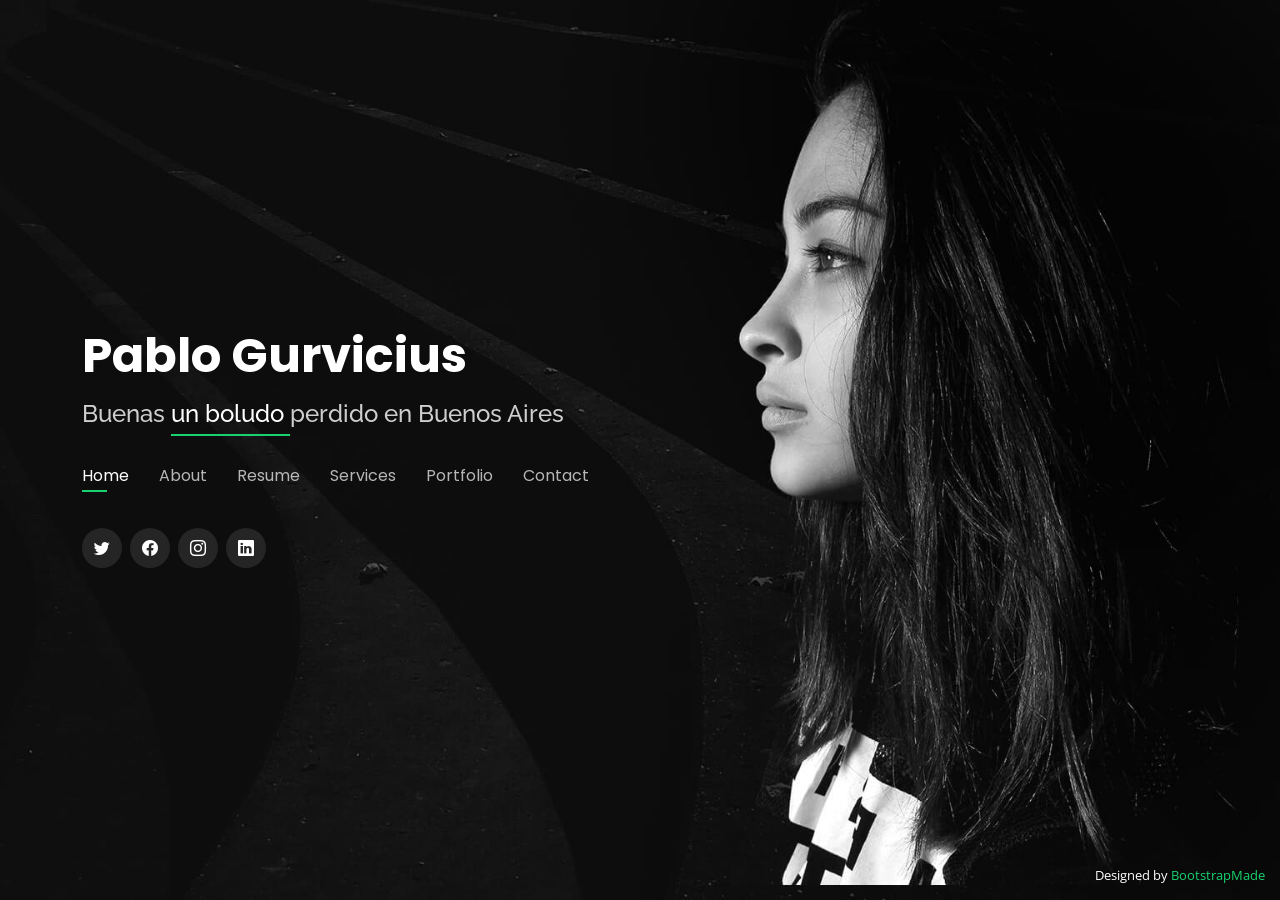
<file: index.html>
<!DOCTYPE html>
<html lang="en">

<head>
  <meta charset="utf-8">
  <meta content="width=device-width, initial-scale=1.0" name="viewport">

  <title>Personal</title>
  <meta content="" name="description">
  <meta content="" name="keywords">

  <!-- Favicons -->
  <link href="assets/img/favicon.png" rel="icon">
  <link href="assets/img/apple-touch-icon.png" rel="apple-touch-icon">

  <!-- Google Fonts -->
  <link href="https://fonts.googleapis.com/css?family=Open+Sans:300,300i,400,400i,600,600i,700,700i|Raleway:300,300i,400,400i,500,500i,600,600i,700,700i|Poppins:300,300i,400,400i,500,500i,600,600i,700,700i" rel="stylesheet">

  <!-- Vendor CSS Files -->
  <link href="assets/vendor/bootstrap/css/bootstrap.min.css" rel="stylesheet">
  <link href="assets/vendor/bootstrap-icons/bootstrap-icons.css" rel="stylesheet">
  <link href="assets/vendor/boxicons/css/boxicons.min.css" rel="stylesheet">
  <link href="assets/vendor/glightbox/css/glightbox.min.css" rel="stylesheet">
  <link href="assets/vendor/remixicon/remixicon.css" rel="stylesheet">
  <link href="assets/vendor/swiper/swiper-bundle.min.css" rel="stylesheet">

  <!-- Template Main CSS File -->
  <link href="assets/css/style.css" rel="stylesheet">

  <!-- =======================================================
  * Template Name: Personal - v4.10.0
  * Template URL: https://bootstrapmade.com/personal-free-resume-bootstrap-template/
  * Author: BootstrapMade.com
  * License: https://bootstrapmade.com/license/
  ======================================================== -->
</head>

<body>

  <!-- ======= Header ======= -->
  <header id="header">
    <div class="container">

      <h1><a href="index.html">Pablo Gurvicius</a></h1>
      <!-- Uncomment below if you prefer to use an image logo -->
      <!-- <a href="index.html" class="mr-auto"><img src="assets/img/logo.png" alt="" class="img-fluid"></a> -->
      <h2>Buenas <span> un boludo </span> perdido en Buenos Aires</h2>

      <nav id="navbar" class="navbar">
        <ul>
          <li><a class="nav-link active" href="#header">Home</a></li>
          <li><a class="nav-link" href="#about">About</a></li>
          <li><a class="nav-link" href="#resume">Resume</a></li>
          <li><a class="nav-link" href="#services">Services</a></li>
          <li><a class="nav-link" href="#portfolio">Portfolio</a></li>
          <li><a class="nav-link" href="#contact">Contact</a></li>
        </ul>
        <i class="bi bi-list mobile-nav-toggle"></i>
      </nav><!-- .navbar -->

      <div class="social-links">
        <a href="#" class="twitter"><i class="bi bi-twitter"></i></a>
        <a href="#" class="facebook"><i class="bi bi-facebook"></i></a>
        <a href="#" class="instagram"><i class="bi bi-instagram"></i></a>
        <a href="#" class="linkedin"><i class="bi bi-linkedin"></i></a>
      </div>

    </div>
  </header><!-- End Header -->

  <!-- ======= About Section ======= -->
  <section id="about" class="about">

    <!-- ======= About Me ======= -->
    <div class="about-me container">

      <div class="section-title">
        <h2>About</h2>
        <p>Learn more about me</p>
      </div>

      <div class="row">
        <div class="col-lg-4" data-aos="fade-right">
          <img src="assets/img/me.jpg" class="img-fluid" alt="">
        </div>
        <div class="col-lg-8 pt-4 pt-lg-0 content" data-aos="fade-left">
          <h3>UI/UX &amp; Graphic Designer</h3>
          <p class="fst-italic">
            Lorem ipsum dolor sit amet, consectetur adipiscing elit, sed do eiusmod tempor incididunt ut labore et dolore
            magna aliqua.
          </p>
          <div class="row">
            <div class="col-lg-6">
              <ul>
                <li><i class="bi bi-chevron-right"></i> <strong>Birthday:</strong> <span>1 May 1995</span></li>
                <li><i class="bi bi-chevron-right"></i> <strong>Website:</strong> <span>www.example.com</span></li>
                <li><i class="bi bi-chevron-right"></i> <strong>Phone:</strong> <span>+123 456 7890</span></li>
                <li><i class="bi bi-chevron-right"></i> <strong>City:</strong> <span>New York, USA</span></li>
              </ul>
            </div>
            <div class="col-lg-6">
              <ul>
                <li><i class="bi bi-chevron-right"></i> <strong>Age:</strong> <span>30</span></li>
                <li><i class="bi bi-chevron-right"></i> <strong>Degree:</strong> <span>Master</span></li>
                <li><i class="bi bi-chevron-right"></i> <strong>PhEmailone:</strong> <span>email@example.com</span></li>
                <li><i class="bi bi-chevron-right"></i> <strong>Freelance:</strong> <span>Available</span></li>
              </ul>
            </div>
          </div>
          <p>
            Officiis eligendi itaque labore et dolorum mollitia officiis optio vero. Quisquam sunt adipisci omnis et ut. Nulla accusantium dolor incidunt officia tempore. Et eius omnis.
            Cupiditate ut dicta maxime officiis quidem quia. Sed et consectetur qui quia repellendus itaque neque. Aliquid amet quidem ut quaerat cupiditate. Ab et eum qui repellendus omnis culpa magni laudantium dolores.
          </p>
        </div>
      </div>

    </div><!-- End About Me -->

    <!-- ======= Counts ======= -->
    <div class="counts container">

      <div class="row">

        <div class="col-lg-3 col-md-6">
          <div class="count-box">
            <i class="bi bi-emoji-smile"></i>
            <span data-purecounter-start="0" data-purecounter-end="232" data-purecounter-duration="1" class="purecounter"></span>
            <p>Happy Clients</p>
          </div>
        </div>

        <div class="col-lg-3 col-md-6 mt-5 mt-md-0">
          <div class="count-box">
            <i class="bi bi-journal-richtext"></i>
            <span data-purecounter-start="0" data-purecounter-end="521" data-purecounter-duration="1" class="purecounter"></span>
            <p>Projects</p>
          </div>
        </div>

        <div class="col-lg-3 col-md-6 mt-5 mt-lg-0">
          <div class="count-box">
            <i class="bi bi-headset"></i>
            <span data-purecounter-start="0" data-purecounter-end="1463" data-purecounter-duration="1" class="purecounter"></span>
            <p>Hours Of Support</p>
          </div>
        </div>

        <div class="col-lg-3 col-md-6 mt-5 mt-lg-0">
          <div class="count-box">
            <i class="bi bi-award"></i>
            <span data-purecounter-start="0" data-purecounter-end="24" data-purecounter-duration="1" class="purecounter"></span>
            <p>Awards</p>
          </div>
        </div>

      </div>

    </div><!-- End Counts -->

    <!-- ======= Skills  ======= -->
    <div class="skills container">

      <div class="section-title">
        <h2>Skills</h2>
      </div>

      <div class="row skills-content">

        <div class="col-lg-6">

          <div class="progress">
            <span class="skill">HTML <i class="val">100%</i></span>
            <div class="progress-bar-wrap">
              <div class="progress-bar" role="progressbar" aria-valuenow="100" aria-valuemin="0" aria-valuemax="100"></div>
            </div>
          </div>

          <div class="progress">
            <span class="skill">CSS <i class="val">90%</i></span>
            <div class="progress-bar-wrap">
              <div class="progress-bar" role="progressbar" aria-valuenow="90" aria-valuemin="0" aria-valuemax="100"></div>
            </div>
          </div>

          <div class="progress">
            <span class="skill">JavaScript <i class="val">75%</i></span>
            <div class="progress-bar-wrap">
              <div class="progress-bar" role="progressbar" aria-valuenow="75" aria-valuemin="0" aria-valuemax="100"></div>
            </div>
          </div>

        </div>

        <div class="col-lg-6">

          <div class="progress">
            <span class="skill">PHP <i class="val">80%</i></span>
            <div class="progress-bar-wrap">
              <div class="progress-bar" role="progressbar" aria-valuenow="80" aria-valuemin="0" aria-valuemax="100"></div>
            </div>
          </div>

          <div class="progress">
            <span class="skill">WordPress/CMS <i class="val">90%</i></span>
            <div class="progress-bar-wrap">
              <div class="progress-bar" role="progressbar" aria-valuenow="90" aria-valuemin="0" aria-valuemax="100"></div>
            </div>
          </div>

          <div class="progress">
            <span class="skill">Photoshop <i class="val">55%</i></span>
            <div class="progress-bar-wrap">
              <div class="progress-bar" role="progressbar" aria-valuenow="55" aria-valuemin="0" aria-valuemax="100"></div>
            </div>
          </div>

        </div>

      </div>

    </div><!-- End Skills -->

    <!-- ======= Interests ======= -->
    <div class="interests container">

      <div class="section-title">
        <h2>Interests</h2>
      </div>

      <div class="row">
        <div class="col-lg-3 col-md-4">
          <div class="icon-box">
            <i class="ri-store-line" style="color: #ffbb2c;"></i>
            <h3>Lorem Ipsum</h3>
          </div>
        </div>
        <div class="col-lg-3 col-md-4 mt-4 mt-md-0">
          <div class="icon-box">
            <i class="ri-bar-chart-box-line" style="color: #5578ff;"></i>
            <h3>Dolor Sitema</h3>
          </div>
        </div>
        <div class="col-lg-3 col-md-4 mt-4 mt-md-0">
          <div class="icon-box">
            <i class="ri-calendar-todo-line" style="color: #e80368;"></i>
            <h3>Sed perspiciatis</h3>
          </div>
        </div>
        <div class="col-lg-3 col-md-4 mt-4 mt-lg-0">
          <div class="icon-box">
            <i class="ri-paint-brush-line" style="color: #e361ff;"></i>
            <h3>Magni Dolores</h3>
          </div>
        </div>
        <div class="col-lg-3 col-md-4 mt-4">
          <div class="icon-box">
            <i class="ri-database-2-line" style="color: #47aeff;"></i>
            <h3>Nemo Enim</h3>
          </div>
        </div>
        <div class="col-lg-3 col-md-4 mt-4">
          <div class="icon-box">
            <i class="ri-gradienter-line" style="color: #ffa76e;"></i>
            <h3>Eiusmod Tempor</h3>
          </div>
        </div>
        <div class="col-lg-3 col-md-4 mt-4">
          <div class="icon-box">
            <i class="ri-file-list-3-line" style="color: #11dbcf;"></i>
            <h3>Midela Teren</h3>
          </div>
        </div>
        <div class="col-lg-3 col-md-4 mt-4">
          <div class="icon-box">
            <i class="ri-price-tag-2-line" style="color: #4233ff;"></i>
            <h3>Pira Neve</h3>
          </div>
        </div>
        <div class="col-lg-3 col-md-4 mt-4">
          <div class="icon-box">
            <i class="ri-anchor-line" style="color: #b2904f;"></i>
            <h3>Dirada Pack</h3>
          </div>
        </div>
        <div class="col-lg-3 col-md-4 mt-4">
          <div class="icon-box">
            <i class="ri-disc-line" style="color: #b20969;"></i>
            <h3>Moton Ideal</h3>
          </div>
        </div>
        <div class="col-lg-3 col-md-4 mt-4">
          <div class="icon-box">
            <i class="ri-base-station-line" style="color: #ff5828;"></i>
            <h3>Verdo Park</h3>
          </div>
        </div>
        <div class="col-lg-3 col-md-4 mt-4">
          <div class="icon-box">
            <i class="ri-fingerprint-line" style="color: #29cc61;"></i>
            <h3>Flavor Nivelanda</h3>
          </div>
        </div>
      </div>

    </div><!-- End Interests -->

    <!-- ======= Testimonials ======= -->
    <div class="testimonials container">

      <div class="section-title">
        <h2>Testimonials</h2>
      </div>

      <div class="testimonials-slider swiper" data-aos="fade-up" data-aos-delay="100">
        <div class="swiper-wrapper">

          <div class="swiper-slide">
            <div class="testimonial-item">
              <p>
                <i class="bx bxs-quote-alt-left quote-icon-left"></i>
                Proin iaculis purus consequat sem cure digni ssim donec porttitora entum suscipit rhoncus. Accusantium quam, ultricies eget id, aliquam eget nibh et. Maecen aliquam, risus at semper.
                <i class="bx bxs-quote-alt-right quote-icon-right"></i>
              </p>
              <img src="assets/img/testimonials/testimonials-1.jpg" class="testimonial-img" alt="">
              <h3>Saul Goodman</h3>
              <h4>Ceo &amp; Founder</h4>
            </div>
          </div><!-- End testimonial item -->

          <div class="swiper-slide">
            <div class="testimonial-item">
              <p>
                <i class="bx bxs-quote-alt-left quote-icon-left"></i>
                Export tempor illum tamen malis malis eram quae irure esse labore quem cillum quid cillum eram malis quorum velit fore eram velit sunt aliqua noster fugiat irure amet legam anim culpa.
                <i class="bx bxs-quote-alt-right quote-icon-right"></i>
              </p>
              <img src="assets/img/testimonials/testimonials-2.jpg" class="testimonial-img" alt="">
              <h3>Sara Wilsson</h3>
              <h4>Designer</h4>
            </div>
          </div><!-- End testimonial item -->

          <div class="swiper-slide">
            <div class="testimonial-item">
              <p>
                <i class="bx bxs-quote-alt-left quote-icon-left"></i>
                Enim nisi quem export duis labore cillum quae magna enim sint quorum nulla quem veniam duis minim tempor labore quem eram duis noster aute amet eram fore quis sint minim.
                <i class="bx bxs-quote-alt-right quote-icon-right"></i>
              </p>
              <img src="assets/img/testimonials/testimonials-3.jpg" class="testimonial-img" alt="">
              <h3>Jena Karlis</h3>
              <h4>Store Owner</h4>
            </div>
          </div><!-- End testimonial item -->

          <div class="swiper-slide">
            <div class="testimonial-item">
              <p>
                <i class="bx bxs-quote-alt-left quote-icon-left"></i>
                Fugiat enim eram quae cillum dolore dolor amet nulla culpa multos export minim fugiat minim velit minim dolor enim duis veniam ipsum anim magna sunt elit fore quem dolore labore illum veniam.
                <i class="bx bxs-quote-alt-right quote-icon-right"></i>
              </p>
              <img src="assets/img/testimonials/testimonials-4.jpg" class="testimonial-img" alt="">
              <h3>Matt Brandon</h3>
              <h4>Freelancer</h4>
            </div>
          </div><!-- End testimonial item -->

          <div class="swiper-slide">
            <div class="testimonial-item">
              <p>
                <i class="bx bxs-quote-alt-left quote-icon-left"></i>
                Quis quorum aliqua sint quem legam fore sunt eram irure aliqua veniam tempor noster veniam enim culpa labore duis sunt culpa nulla illum cillum fugiat legam esse veniam culpa fore nisi cillum quid.
                <i class="bx bxs-quote-alt-right quote-icon-right"></i>
              </p>
              <img src="assets/img/testimonials/testimonials-5.jpg" class="testimonial-img" alt="">
              <h3>John Larson</h3>
              <h4>Entrepreneur</h4>
            </div>
          </div><!-- End testimonial item -->

        </div>
        <div class="swiper-pagination"></div>
      </div>

      <div class="owl-carousel testimonials-carousel">

      </div>

    </div><!-- End Testimonials  -->

  </section><!-- End About Section -->

  <!-- ======= Resume Section ======= -->
  <section id="resume" class="resume">
    <div class="container">

      <div class="section-title">
        <h2>Resume</h2>
        <p>Check My Resume</p>
      </div>

      <div class="row">
        <div class="col-lg-6">
          <h3 class="resume-title">Sumary</h3>
          <div class="resume-item pb-0">
            <h4>Alice Barkley</h4>
            <p><em>Innovative and deadline-driven Graphic Designer with 3+ years of experience designing and developing user-centered digital/print marketing material from initial concept to final, polished deliverable.</em></p>
            <p>
            <ul>
              <li>Portland par 127,Orlando, FL</li>
              <li>(123) 456-7891</li>
              <li>alice.barkley@example.com</li>
            </ul>
            </p>
          </div>

          <h3 class="resume-title">Education</h3>
          <div class="resume-item">
            <h4>Master of Fine Arts &amp; Graphic Design</h4>
            <h5>2015 - 2016</h5>
            <p><em>Rochester Institute of Technology, Rochester, NY</em></p>
            <p>Qui deserunt veniam. Et sed aliquam labore tempore sed quisquam iusto autem sit. Ea vero voluptatum qui ut dignissimos deleniti nerada porti sand markend</p>
          </div>
          <div class="resume-item">
            <h4>Bachelor of Fine Arts &amp; Graphic Design</h4>
            <h5>2010 - 2014</h5>
            <p><em>Rochester Institute of Technology, Rochester, NY</em></p>
            <p>Quia nobis sequi est occaecati aut. Repudiandae et iusto quae reiciendis et quis Eius vel ratione eius unde vitae rerum voluptates asperiores voluptatem Earum molestiae consequatur neque etlon sader mart dila</p>
          </div>
        </div>
        <div class="col-lg-6">
          <h3 class="resume-title">Professional Experience</h3>
          <div class="resume-item">
            <h4>Senior graphic design specialist</h4>
            <h5>2019 - Present</h5>
            <p><em>Experion, New York, NY </em></p>
            <p>
            <ul>
              <li>Lead in the design, development, and implementation of the graphic, layout, and production communication materials</li>
              <li>Delegate tasks to the 7 members of the design team and provide counsel on all aspects of the project. </li>
              <li>Supervise the assessment of all graphic materials in order to ensure quality and accuracy of the design</li>
              <li>Oversee the efficient use of production project budgets ranging from $2,000 - $25,000</li>
            </ul>
            </p>
          </div>
          <div class="resume-item">
            <h4>Graphic design specialist</h4>
            <h5>2017 - 2018</h5>
            <p><em>Stepping Stone Advertising, New York, NY</em></p>
            <p>
            <ul>
              <li>Developed numerous marketing programs (logos, brochures,infographics, presentations, and advertisements).</li>
              <li>Managed up to 5 projects or tasks at a given time while under pressure</li>
              <li>Recommended and consulted with clients on the most appropriate graphic design</li>
              <li>Created 4+ design presentations and proposals a month for clients and account managers</li>
            </ul>
            </p>
          </div>
        </div>
      </div>

    </div>
  </section><!-- End Resume Section -->

  <!-- ======= Services Section ======= -->
  <section id="services" class="services">
    <div class="container">

      <div class="section-title">
        <h2>Services</h2>
        <p>My Services</p>
      </div>

      <div class="row">
        <div class="col-lg-4 col-md-6 d-flex align-items-stretch">
          <div class="icon-box">
            <div class="icon"><i class="bx bxl-dribbble"></i></div>
            <h4><a href="">Lorem Ipsum</a></h4>
            <p>Voluptatum deleniti atque corrupti quos dolores et quas molestias excepturi</p>
          </div>
        </div>

        <div class="col-lg-4 col-md-6 d-flex align-items-stretch mt-4 mt-md-0">
          <div class="icon-box">
            <div class="icon"><i class="bx bx-file"></i></div>
            <h4><a href="">Sed ut perspiciatis</a></h4>
            <p>Duis aute irure dolor in reprehenderit in voluptate velit esse cillum dolore</p>
          </div>
        </div>

        <div class="col-lg-4 col-md-6 d-flex align-items-stretch mt-4 mt-lg-0">
          <div class="icon-box">
            <div class="icon"><i class="bx bx-tachometer"></i></div>
            <h4><a href="">Magni Dolores</a></h4>
            <p>Excepteur sint occaecat cupidatat non proident, sunt in culpa qui officia</p>
          </div>
        </div>

        <div class="col-lg-4 col-md-6 d-flex align-items-stretch mt-4">
          <div class="icon-box">
            <div class="icon"><i class="bx bx-world"></i></div>
            <h4><a href="">Nemo Enim</a></h4>
            <p>At vero eos et accusamus et iusto odio dignissimos ducimus qui blanditiis</p>
          </div>
        </div>

        <div class="col-lg-4 col-md-6 d-flex align-items-stretch mt-4">
          <div class="icon-box">
            <div class="icon"><i class="bx bx-slideshow"></i></div>
            <h4><a href="">Dele cardo</a></h4>
            <p>Quis consequatur saepe eligendi voluptatem consequatur dolor consequuntur</p>
          </div>
        </div>

        <div class="col-lg-4 col-md-6 d-flex align-items-stretch mt-4">
          <div class="icon-box">
            <div class="icon"><i class="bx bx-arch"></i></div>
            <h4><a href="">Divera don</a></h4>
            <p>Modi nostrum vel laborum. Porro fugit error sit minus sapiente sit aspernatur</p>
          </div>
        </div>

      </div>

    </div>
  </section><!-- End Services Section -->

  <!-- ======= Portfolio Section ======= -->
  <section id="portfolio" class="portfolio">
    <div class="container">

      <div class="section-title">
        <h2>Portfolio</h2>
        <p>My Works</p>
      </div>

      <div class="row">
        <div class="col-lg-12 d-flex justify-content-center">
          <ul id="portfolio-flters">
            <li data-filter="*" class="filter-active">All</li>
            <li data-filter=".filter-app">App</li>
            <li data-filter=".filter-card">Card</li>
            <li data-filter=".filter-web">Web</li>
          </ul>
        </div>
      </div>

      <div class="row portfolio-container">

        <div class="col-lg-4 col-md-6 portfolio-item filter-app">
          <div class="portfolio-wrap">
            <img src="assets/img/portfolio/portfolio-1.jpg" class="img-fluid" alt="">
            <div class="portfolio-info">
              <h4>App 1</h4>
              <p>App</p>
              <div class="portfolio-links">
                <a href="assets/img/portfolio/portfolio-1.jpg" data-gallery="portfolioGallery" class="portfolio-lightbox" title="App 1"><i class="bx bx-plus"></i></a>
                <a href="portfolio-details.html" data-gallery="portfolioDetailsGallery" data-glightbox="type: external" class="portfolio-details-lightbox" title="Portfolio Details"><i class="bx bx-link"></i></a>
              </div>
            </div>
          </div>
        </div>

        <div class="col-lg-4 col-md-6 portfolio-item filter-web">
          <div class="portfolio-wrap">
            <img src="assets/img/portfolio/portfolio-2.jpg" class="img-fluid" alt="">
            <div class="portfolio-info">
              <h4>Web 3</h4>
              <p>Web</p>
              <div class="portfolio-links">
                <a href="assets/img/portfolio/portfolio-2.jpg" data-gallery="portfolioGallery" class="portfolio-lightbox" title="Web 3"><i class="bx bx-plus"></i></a>
                <a href="portfolio-details.html" data-gallery="portfolioDetailsGallery" data-glightbox="type: external" class="portfolio-details-lightbox" title="Portfolio Details"><i class="bx bx-link"></i></a>
              </div>
            </div>
          </div>
        </div>

        <div class="col-lg-4 col-md-6 portfolio-item filter-app">
          <div class="portfolio-wrap">
            <img src="assets/img/portfolio/portfolio-3.jpg" class="img-fluid" alt="">
            <div class="portfolio-info">
              <h4>App 2</h4>
              <p>App</p>
              <div class="portfolio-links">
                <a href="assets/img/portfolio/portfolio-3.jpg" data-gallery="portfolioGallery" class="portfolio-lightbox" title="App 2"><i class="bx bx-plus"></i></a>
                <a href="portfolio-details.html" data-gallery="portfolioDetailsGallery" data-glightbox="type: external" class="portfolio-details-lightbox" title="Portfolio Details"><i class="bx bx-link"></i></a>
              </div>
            </div>
          </div>
        </div>

        <div class="col-lg-4 col-md-6 portfolio-item filter-card">
          <div class="portfolio-wrap">
            <img src="assets/img/portfolio/portfolio-4.jpg" class="img-fluid" alt="">
            <div class="portfolio-info">
              <h4>Card 2</h4>
              <p>Card</p>
              <div class="portfolio-links">
                <a href="assets/img/portfolio/portfolio-4.jpg" data-gallery="portfolioGallery" class="portfolio-lightbox" title="Card 2"><i class="bx bx-plus"></i></a>
                <a href="portfolio-details.html" data-gallery="portfolioDetailsGallery" data-glightbox="type: external" class="portfolio-details-lightbox" title="Portfolio Details"><i class="bx bx-link"></i></a>
              </div>
            </div>
          </div>
        </div>

        <div class="col-lg-4 col-md-6 portfolio-item filter-web">
          <div class="portfolio-wrap">
            <img src="assets/img/portfolio/portfolio-5.jpg" class="img-fluid" alt="">
            <div class="portfolio-info">
              <h4>Web 2</h4>
              <p>Web</p>
              <div class="portfolio-links">
                <a href="assets/img/portfolio/portfolio-5.jpg" data-gallery="portfolioGallery" class="portfolio-lightbox" title="Web 2"><i class="bx bx-plus"></i></a>
                <a href="portfolio-details.html" data-gallery="portfolioDetailsGallery" data-glightbox="type: external" class="portfolio-details-lightbox" title="Portfolio Details"><i class="bx bx-link"></i></a>
              </div>
            </div>
          </div>
        </div>

        <div class="col-lg-4 col-md-6 portfolio-item filter-app">
          <div class="portfolio-wrap">
            <img src="assets/img/portfolio/portfolio-6.jpg" class="img-fluid" alt="">
            <div class="portfolio-info">
              <h4>App 3</h4>
              <p>App</p>
              <div class="portfolio-links">
                <a href="assets/img/portfolio/portfolio-6.jpg" data-gallery="portfolioGallery" class="portfolio-lightbox" title="App 3"><i class="bx bx-plus"></i></a>
                <a href="portfolio-details.html" data-gallery="portfolioDetailsGallery" data-glightbox="type: external" class="portfolio-details-lightbox" title="Portfolio Details"><i class="bx bx-link"></i></a>
              </div>
            </div>
          </div>
        </div>

        <div class="col-lg-4 col-md-6 portfolio-item filter-card">
          <div class="portfolio-wrap">
            <img src="assets/img/portfolio/portfolio-7.jpg" class="img-fluid" alt="">
            <div class="portfolio-info">
              <h4>Card 1</h4>
              <p>Card</p>
              <div class="portfolio-links">
                <a href="assets/img/portfolio/portfolio-7.jpg" data-gallery="portfolioGallery" class="portfolio-lightbox" title="Card 1"><i class="bx bx-plus"></i></a>
                <a href="portfolio-details.html" data-gallery="portfolioDetailsGallery" data-glightbox="type: external" class="portfolio-details-lightbox" title="Portfolio Details"><i class="bx bx-link"></i></a>
              </div>
            </div>
          </div>
        </div>

        <div class="col-lg-4 col-md-6 portfolio-item filter-card">
          <div class="portfolio-wrap">
            <img src="assets/img/portfolio/portfolio-8.jpg" class="img-fluid" alt="">
            <div class="portfolio-info">
              <h4>Card 3</h4>
              <p>Card</p>
              <div class="portfolio-links">
                <a href="assets/img/portfolio/portfolio-8.jpg" data-gallery="portfolioGallery" class="portfolio-lightbox" title="Card 3"><i class="bx bx-plus"></i></a>
                <a href="portfolio-details.html" data-gallery="portfolioDetailsGallery" data-glightbox="type: external" class="portfolio-details-lightbox" title="Portfolio Details"><i class="bx bx-link"></i></a>
              </div>
            </div>
          </div>
        </div>

        <div class="col-lg-4 col-md-6 portfolio-item filter-web">
          <div class="portfolio-wrap">
            <img src="assets/img/portfolio/portfolio-9.jpg" class="img-fluid" alt="">
            <div class="portfolio-info">
              <h4>Web 3</h4>
              <p>Web</p>
              <div class="portfolio-links">
                <a href="assets/img/portfolio/portfolio-9.jpg" data-gallery="portfolioGallery" class="portfolio-lightbox" title="Web 3"><i class="bx bx-plus"></i></a>
                <a href="portfolio-details.html" data-gallery="portfolioDetailsGallery" data-glightbox="type: external" class="portfolio-details-lightbox" title="Portfolio Details"><i class="bx bx-link"></i></a>
              </div>
            </div>
          </div>
        </div>

      </div>

    </div>
  </section><!-- End Portfolio Section -->

  <!-- ======= Contact Section ======= -->
  <section id="contact" class="contact">
    <div class="container">

      <div class="section-title">
        <h2>Contact</h2>
        <p>Contact Me</p>
      </div>

      <div class="row mt-2">

        <div class="col-md-6 d-flex align-items-stretch">
          <div class="info-box">
            <i class="bx bx-map"></i>
            <h3>My Address</h3>
            <p>A108 Adam Street, New York, NY 535022</p>
          </div>
        </div>

        <div class="col-md-6 mt-4 mt-md-0 d-flex align-items-stretch">
          <div class="info-box">
            <i class="bx bx-share-alt"></i>
            <h3>Social Profiles</h3>
            <div class="social-links">
              <a href="#" class="twitter"><i class="bi bi-twitter"></i></a>
              <a href="#" class="facebook"><i class="bi bi-facebook"></i></a>
              <a href="#" class="instagram"><i class="bi bi-instagram"></i></a>
              <a href="#" class="google-plus"><i class="bi bi-skype"></i></a>
              <a href="#" class="linkedin"><i class="bi bi-linkedin"></i></a>
            </div>
          </div>
        </div>

        <div class="col-md-6 mt-4 d-flex align-items-stretch">
          <div class="info-box">
            <i class="bx bx-envelope"></i>
            <h3>Email Me</h3>
            <p>contact@example.com</p>
          </div>
        </div>
        <div class="col-md-6 mt-4 d-flex align-items-stretch">
          <div class="info-box">
            <i class="bx bx-phone-call"></i>
            <h3>Call Me</h3>
            <p>+1 5589 55488 55</p>
          </div>
        </div>
      </div>

      <form action="forms/contact.php" method="post" role="form" class="php-email-form mt-4">
        <div class="row">
          <div class="col-md-6 form-group">
            <input type="text" name="name" class="form-control" id="name" placeholder="Your Name" required>
          </div>
          <div class="col-md-6 form-group mt-3 mt-md-0">
            <input type="email" class="form-control" name="email" id="email" placeholder="Your Email" required>
          </div>
        </div>
        <div class="form-group mt-3">
          <input type="text" class="form-control" name="subject" id="subject" placeholder="Subject" required>
        </div>
        <div class="form-group mt-3">
          <textarea class="form-control" name="message" rows="5" placeholder="Message" required></textarea>
        </div>
        <div class="my-3">
          <div class="loading">Loading</div>
          <div class="error-message"></div>
          <div class="sent-message">Your message has been sent. Thank you!</div>
        </div>
        <div class="text-center"><button type="submit">Send Message</button></div>
      </form>

    </div>
  </section><!-- End Contact Section -->

  <div class="credits">
    <!-- All the links in the footer should remain intact. -->
    <!-- You can delete the links only if you purchased the pro version. -->
    <!-- Licensing information: https://bootstrapmade.com/license/ -->
    <!-- Purchase the pro version with working PHP/AJAX contact form: https://bootstrapmade.com/personal-free-resume-bootstrap-template/ -->
    Designed by <a href="https://bootstrapmade.com/">BootstrapMade</a>
  </div>

  <!-- Vendor JS Files -->
  <script src="assets/vendor/purecounter/purecounter_vanilla.js"></script>
  <script src="assets/vendor/bootstrap/js/bootstrap.bundle.min.js"></script>
  <script src="assets/vendor/glightbox/js/glightbox.min.js"></script>
  <script src="assets/vendor/isotope-layout/isotope.pkgd.min.js"></script>
  <script src="assets/vendor/swiper/swiper-bundle.min.js"></script>
  <script src="assets/vendor/waypoints/noframework.waypoints.js"></script>
  <script src="assets/vendor/php-email-form/validate.js"></script>

  <!-- Template Main JS File -->
  <script src="assets/js/main.js"></script>

</body>

</html>
</file>
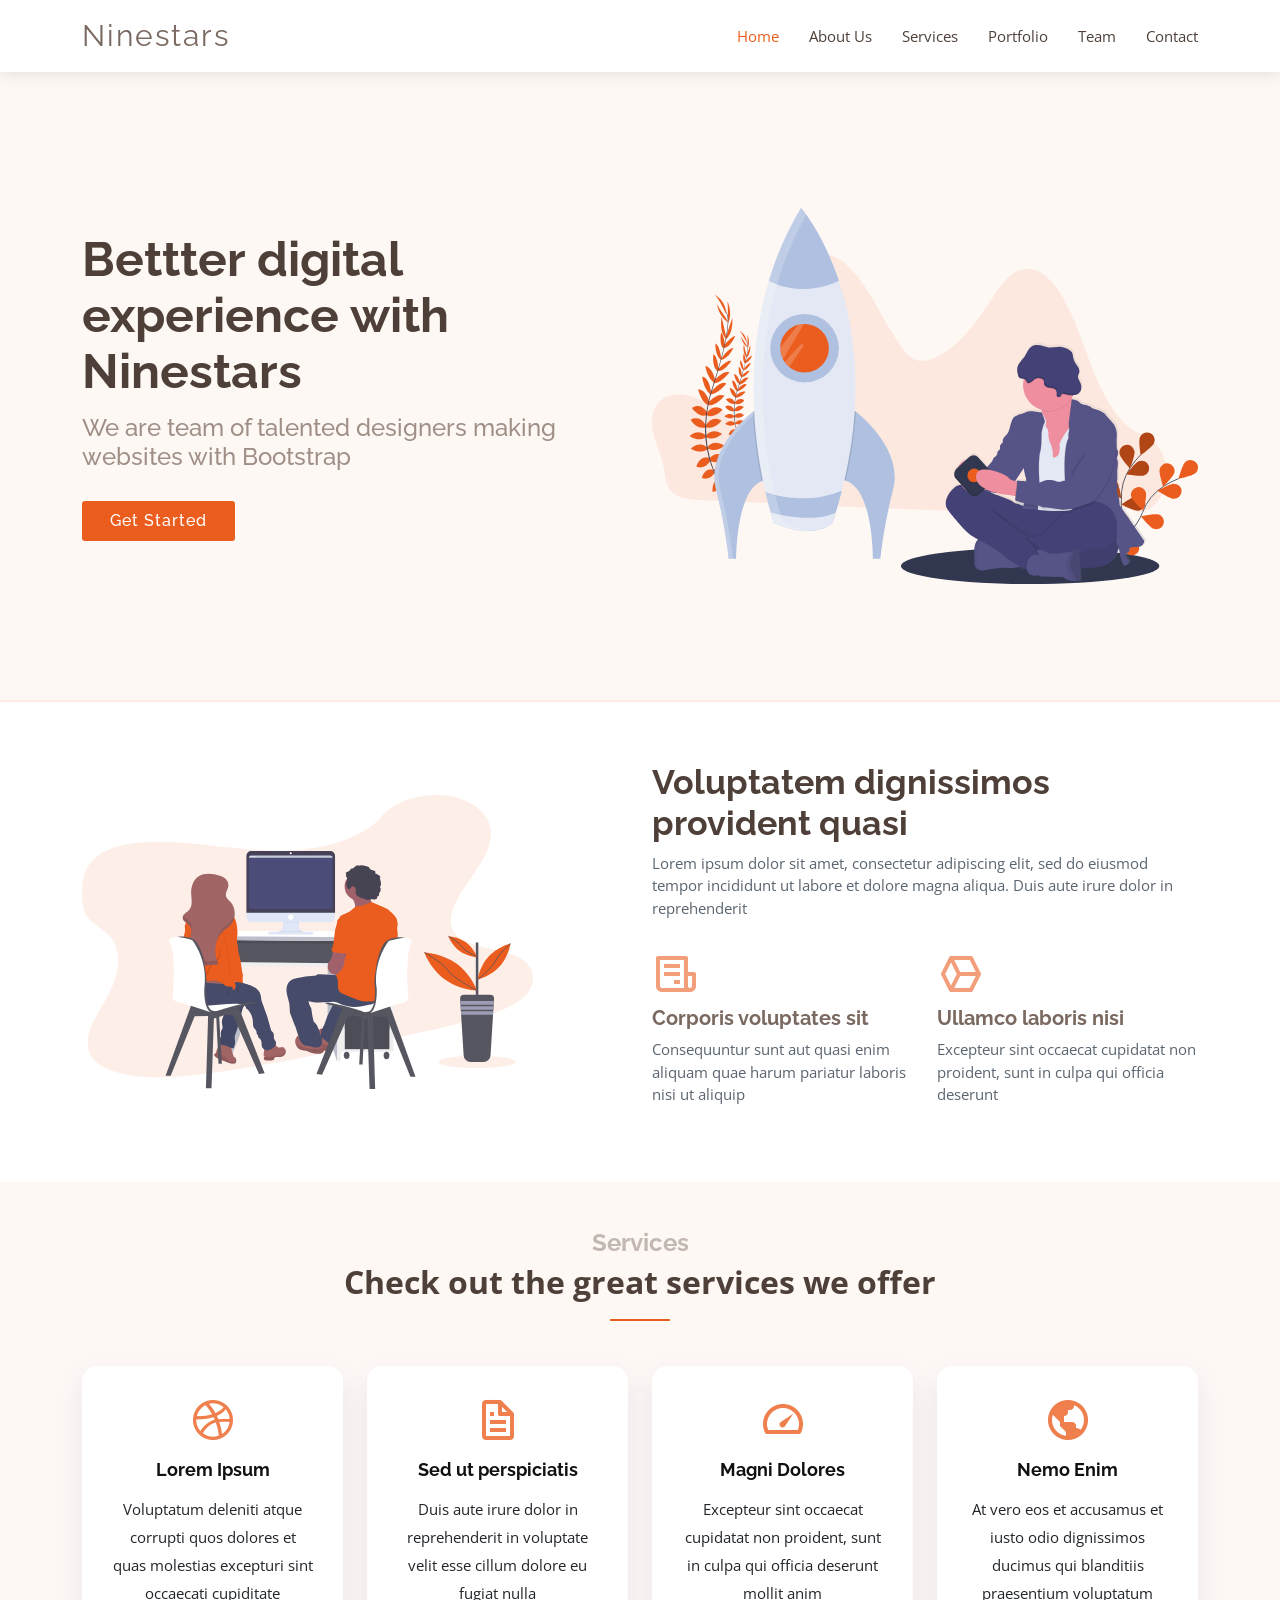
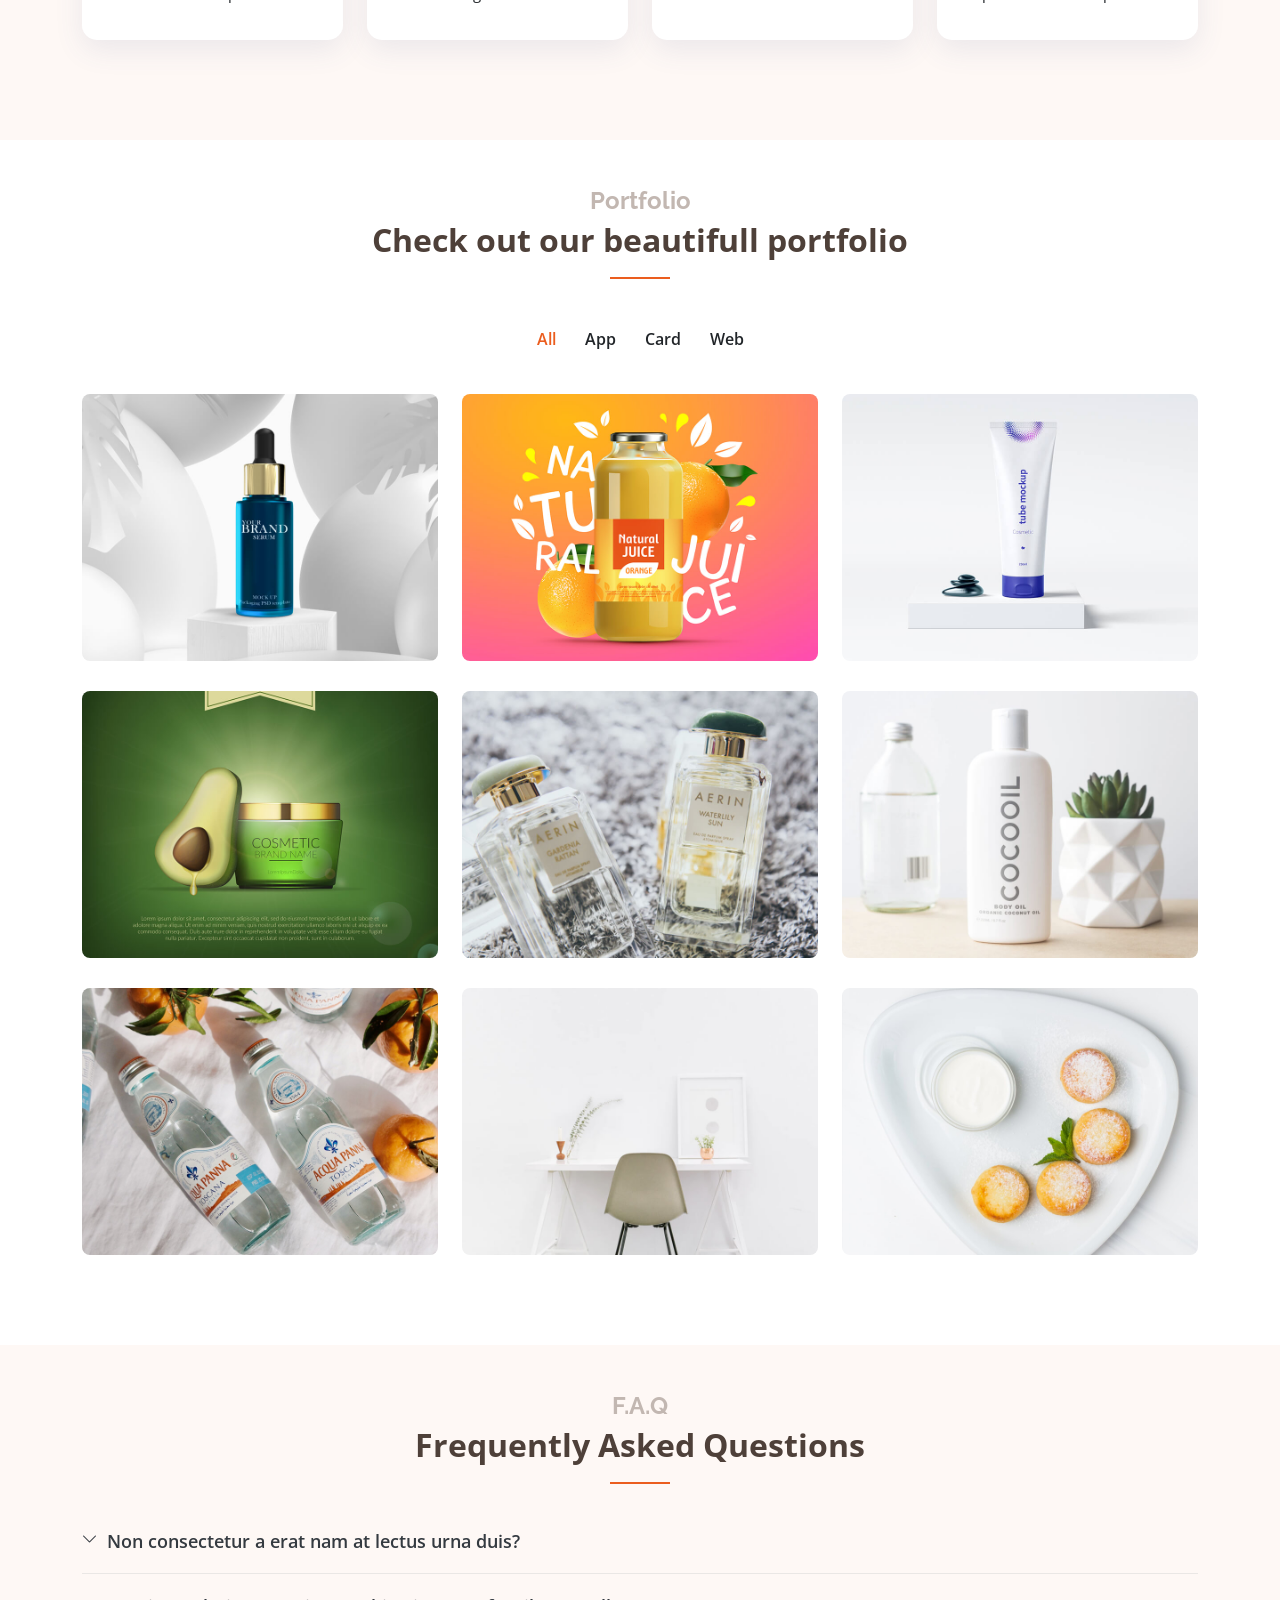
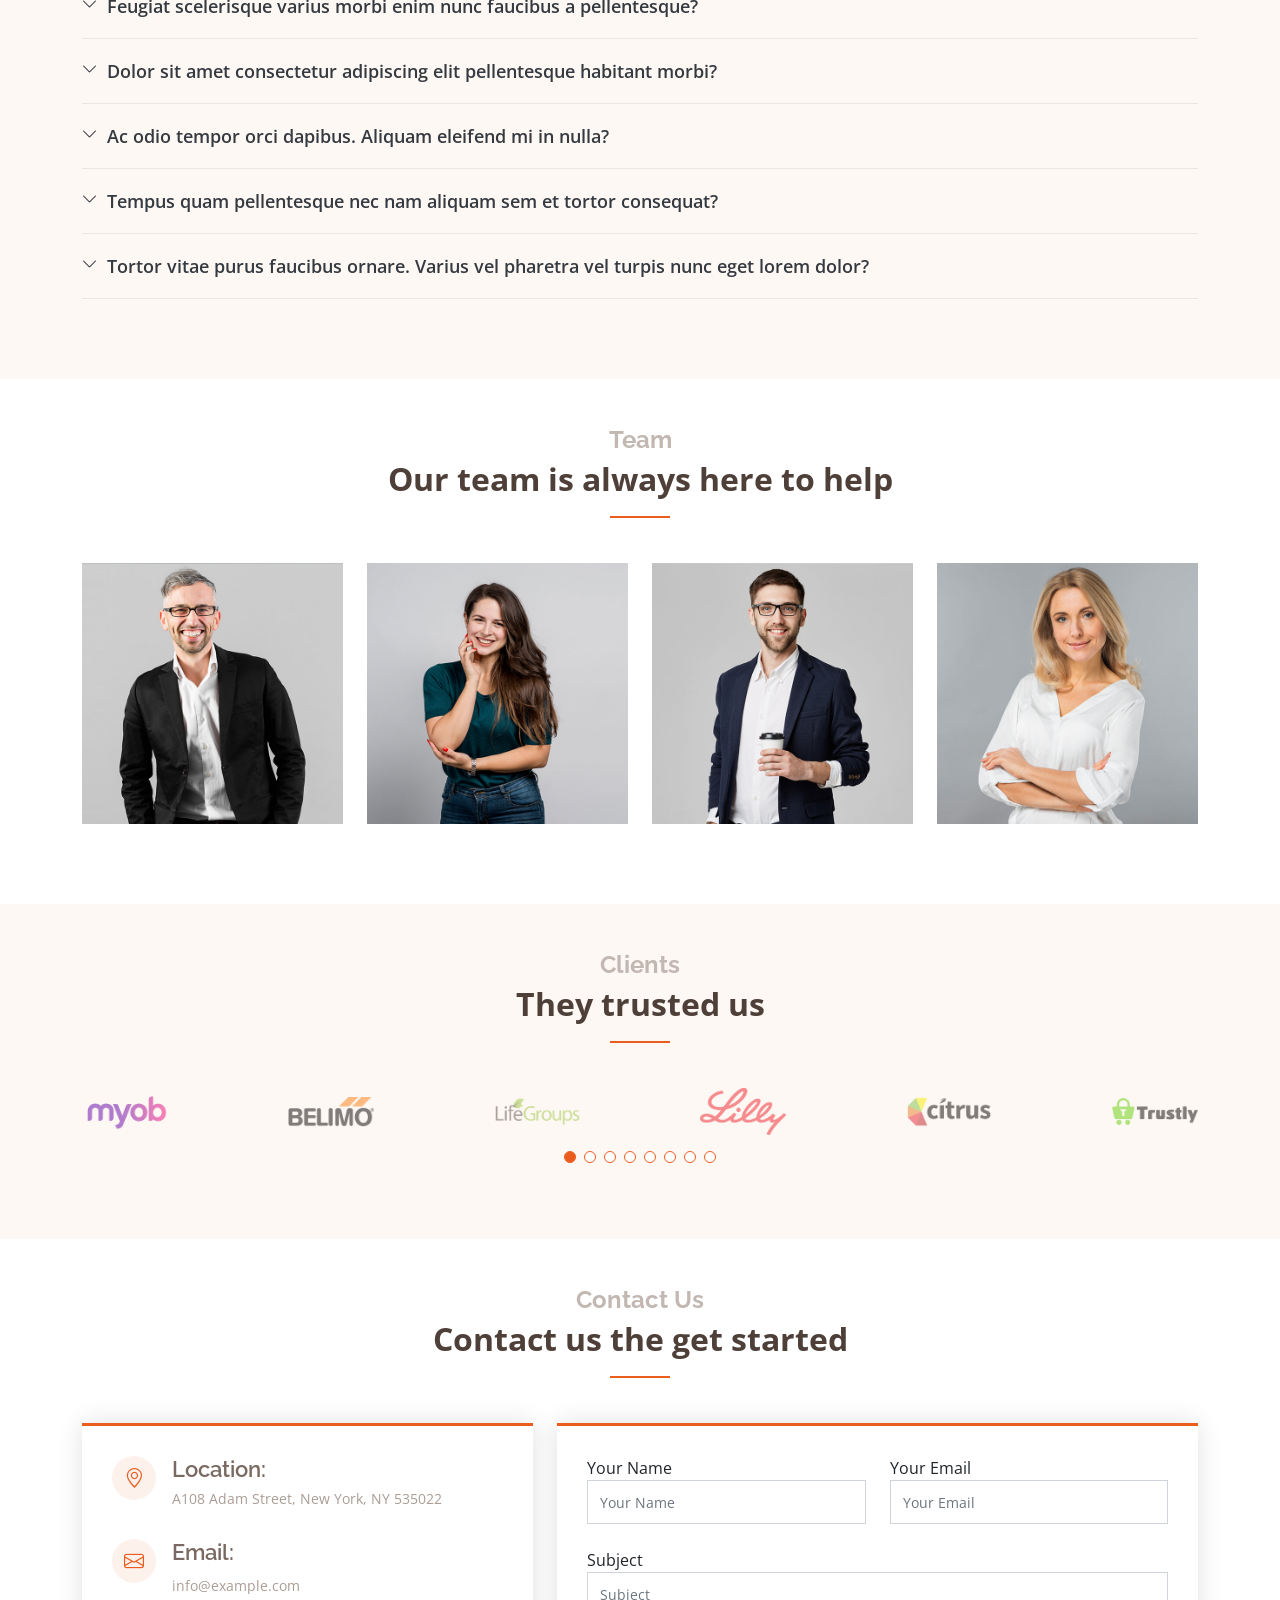
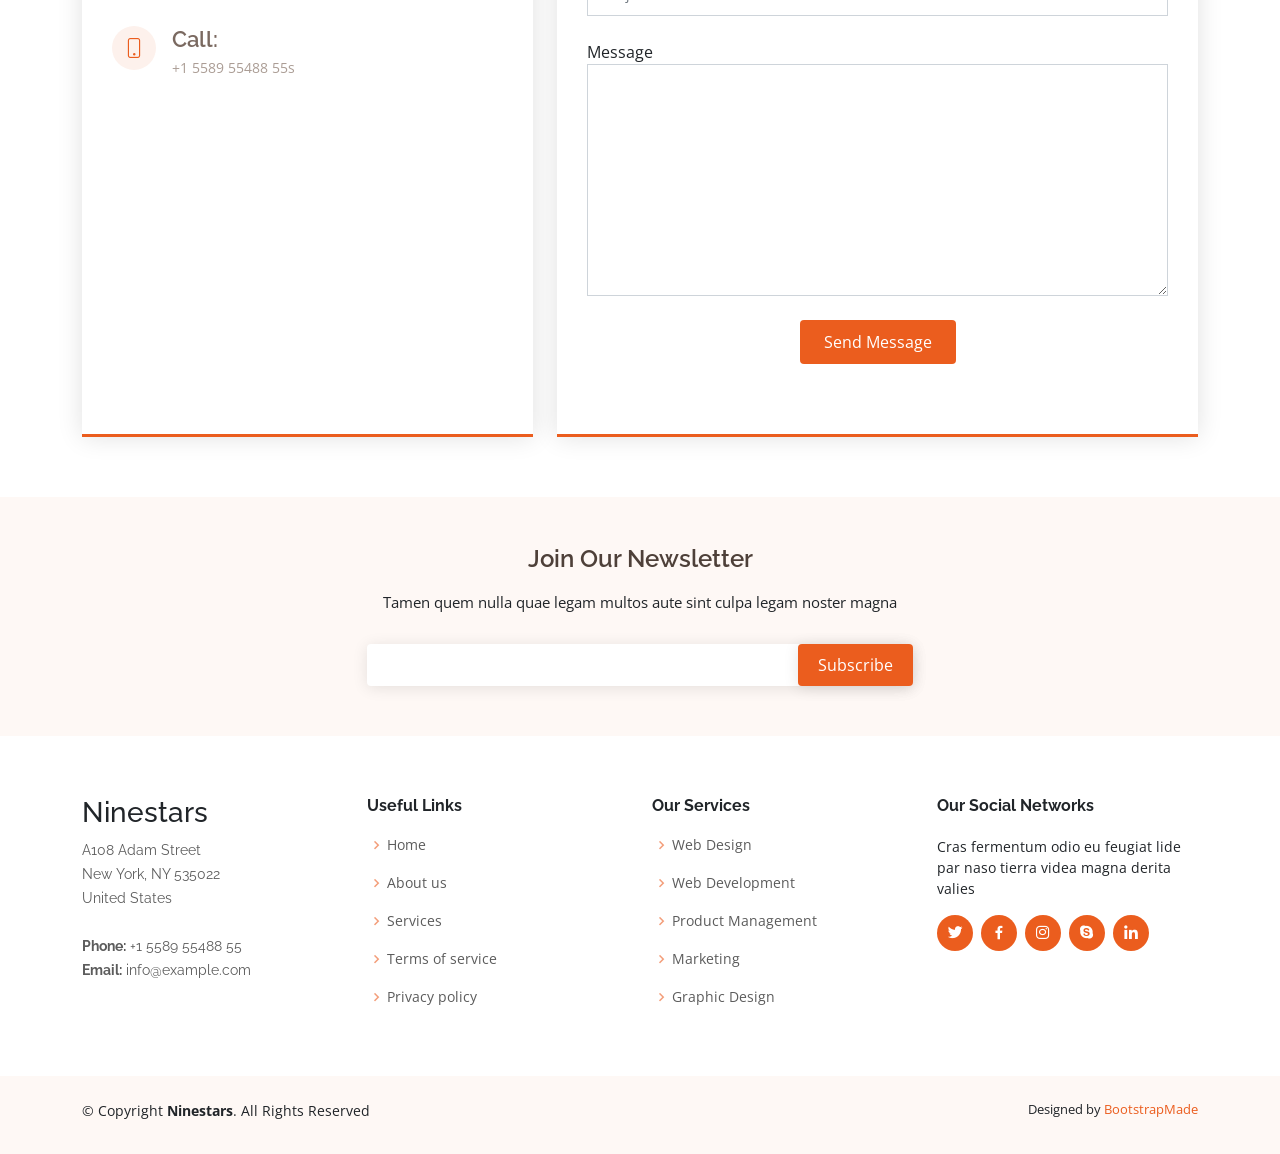
<file: Proyecto/index.html>
<!DOCTYPE html>
<html lang="en">

<head>
  <meta charset="utf-8">
  <meta content="width=device-width, initial-scale=1.0" name="viewport">

  <title>Ninestars Bootstrap Template - Index</title>
  <meta content="" name="description">
  <meta content="" name="keywords">

  <!-- Favicons -->
  <link href="assets/img/favicon.png" rel="icon">
  <link href="assets/img/apple-touch-icon.png" rel="apple-touch-icon">

  <!-- Google Fonts -->
  <link href="https://fonts.googleapis.com/css?family=Open+Sans:300,300i,400,400i,600,600i,700,700i|Raleway:300,300i,400,400i,600,600i,700,700i" rel="stylesheet">

  <!-- Vendor CSS Files -->
  <link href="assets/vendor/aos/aos.css" rel="stylesheet">
  <link href="assets/vendor/bootstrap/css/bootstrap.min.css" rel="stylesheet">
  <link href="assets/vendor/bootstrap-icons/bootstrap-icons.css" rel="stylesheet">
  <link href="assets/vendor/boxicons/css/boxicons.min.css" rel="stylesheet">
  <link href="assets/vendor/glightbox/css/glightbox.min.css" rel="stylesheet">
  <link href="assets/vendor/swiper/swiper-bundle.min.css" rel="stylesheet">

  <!-- Template Main CSS File -->
  <link href="assets/css/style.css" rel="stylesheet">

  <!-- =======================================================
  * Template Name: Ninestars - v4.10.0
  * Template URL: https://bootstrapmade.com/ninestars-free-bootstrap-3-theme-for-creative/
  * Author: BootstrapMade.com
  * License: https://bootstrapmade.com/license/
  ======================================================== -->
</head>

<body>

  <!-- ======= Header ======= -->
  <header id="header" class="fixed-top d-flex align-items-center">
    <div class="container d-flex align-items-center justify-content-between">

      <div class="logo">
        <h1 class="text-light"><a href="index.html"><span>Ninestars</span></a></h1>
        <!-- Uncomment below if you prefer to use an image logo -->
        <!-- <a href="index.html"><img src="assets/img/logo.png" alt="" class="img-fluid"></a>-->
      </div>

      <nav id="navbar" class="navbar">
        <ul>
          <li><a class="nav-link scrollto active" href="#hero">Home</a></li>
          <li><a class="nav-link scrollto" href="#about">About Us</a></li>
          <li><a class="nav-link scrollto" href="#services">Services</a></li>
          <li><a class="nav-link scrollto" href="#portfolio">Portfolio</a></li>
          <li><a class="nav-link scrollto" href="#team">Team</a></li>
          <li><a class="nav-link scrollto" href="#contact">Contact</a></li>
        </ul>
        <i class="bi bi-list mobile-nav-toggle"></i>
      </nav><!-- .navbar -->

    </div>
  </header><!-- End Header -->

  <!-- ======= Hero Section ======= -->
  <section id="hero" class="d-flex align-items-center">

    <div class="container">
      <div class="row gy-4">
        <div class="col-lg-6 order-2 order-lg-1 d-flex flex-column justify-content-center">
          <h1>Bettter digital experience with Ninestars</h1>
          <h2>We are team of talented designers making websites with Bootstrap</h2>
          <div>
            <a href="#about" class="btn-get-started scrollto">Get Started</a>
          </div>
        </div>
        <div class="col-lg-6 order-1 order-lg-2 hero-img">
          <img src="assets/img/hero-img.svg" class="img-fluid animated" alt="">
        </div>
      </div>
    </div>

  </section><!-- End Hero -->

  <main id="main">

    <!-- ======= About Section ======= -->
    <section id="about" class="about">
      <div class="container">

        <div class="row justify-content-between">
          <div class="col-lg-5 d-flex align-items-center justify-content-center about-img">
            <img src="assets/img/about-img.svg" class="img-fluid" alt="" data-aos="zoom-in">
          </div>
          <div class="col-lg-6 pt-5 pt-lg-0">
            <h3 data-aos="fade-up">Voluptatem dignissimos provident quasi</h3>
            <p data-aos="fade-up" data-aos-delay="100">
              Lorem ipsum dolor sit amet, consectetur adipiscing elit, sed do eiusmod tempor incididunt ut labore et dolore magna aliqua. Duis aute irure dolor in reprehenderit
            </p>
            <div class="row">
              <div class="col-md-6" data-aos="fade-up" data-aos-delay="100">
                <i class="bx bx-receipt"></i>
                <h4>Corporis voluptates sit</h4>
                <p>Consequuntur sunt aut quasi enim aliquam quae harum pariatur laboris nisi ut aliquip</p>
              </div>
              <div class="col-md-6" data-aos="fade-up" data-aos-delay="200">
                <i class="bx bx-cube-alt"></i>
                <h4>Ullamco laboris nisi</h4>
                <p>Excepteur sint occaecat cupidatat non proident, sunt in culpa qui officia deserunt</p>
              </div>
            </div>
          </div>
        </div>

      </div>
    </section><!-- End About Section -->

    <!-- ======= Services Section ======= -->
    <section id="services" class="services section-bg">
      <div class="container" data-aos="fade-up">

        <div class="section-title">
          <h2>Services</h2>
          <p>Check out the great services we offer</p>
        </div>

        <div class="row">
          <div class="col-md-6 col-lg-3 d-flex align-items-stretch" data-aos="zoom-in" data-aos-delay="100">
            <div class="icon-box">
              <div class="icon"><i class="bx bxl-dribbble"></i></div>
              <h4 class="title"><a href="">Lorem Ipsum</a></h4>
              <p class="description">Voluptatum deleniti atque corrupti quos dolores et quas molestias excepturi sint occaecati cupiditate</p>
            </div>
          </div>

          <div class="col-md-6 col-lg-3 d-flex align-items-stretch" data-aos="zoom-in" data-aos-delay="200">
            <div class="icon-box">
              <div class="icon"><i class="bx bx-file"></i></div>
              <h4 class="title"><a href="">Sed ut perspiciatis</a></h4>
              <p class="description">Duis aute irure dolor in reprehenderit in voluptate velit esse cillum dolore eu fugiat nulla</p>
            </div>
          </div>

          <div class="col-md-6 col-lg-3 d-flex align-items-stretch" data-aos="zoom-in" data-aos-delay="300">
            <div class="icon-box">
              <div class="icon"><i class="bx bx-tachometer"></i></div>
              <h4 class="title"><a href="">Magni Dolores</a></h4>
              <p class="description">Excepteur sint occaecat cupidatat non proident, sunt in culpa qui officia deserunt mollit anim</p>
            </div>
          </div>

          <div class="col-md-6 col-lg-3 d-flex align-items-stretch" data-aos="zoom-in" data-aos-delay="400">
            <div class="icon-box">
              <div class="icon"><i class="bx bx-world"></i></div>
              <h4 class="title"><a href="">Nemo Enim</a></h4>
              <p class="description">At vero eos et accusamus et iusto odio dignissimos ducimus qui blanditiis praesentium voluptatum</p>
            </div>
          </div>

        </div>

      </div>
    </section><!-- End Services Section -->

    <!-- ======= Portfolio Section ======= -->
    <section id="portfolio" class="portfolio">
      <div class="container" data-aos="fade-up">

        <div class="section-title">
          <h2>Portfolio</h2>
          <p>Check out our beautifull portfolio</p>
        </div>

        <div class="row" data-aos="fade-up" data-aos-delay="100">
          <div class="col-lg-12">
            <ul id="portfolio-flters">
              <li data-filter="*" class="filter-active">All</li>
              <li data-filter=".filter-app">App</li>
              <li data-filter=".filter-card">Card</li>
              <li data-filter=".filter-web">Web</li>
            </ul>
          </div>
        </div>

        <div class="row portfolio-container" data-aos="fade-up" data-aos-delay="200">

          <div class="col-lg-4 col-md-6 portfolio-item filter-app">
            <div class="portfolio-wrap">
              <img src="assets/img/portfolio/portfolio-1.jpg" class="img-fluid" alt="">
              <div class="portfolio-links">
                <a href="assets/img/portfolio/portfolio-1.jpg" data-gallery="portfolioGallery" class="portfolio-lightbox" title="App 1"><i class="bi bi-plus"></i></a>
                <a href="portfolio-details.html" title="More Details"><i class="bi bi-link"></i></a>
              </div>
              <div class="portfolio-info">
                <h4>App 1</h4>
                <p>App</p>
              </div>
            </div>
          </div>

          <div class="col-lg-4 col-md-6 portfolio-item filter-web">
            <div class="portfolio-wrap">
              <img src="assets/img/portfolio/portfolio-2.jpg" class="img-fluid" alt="">
              <div class="portfolio-links">
                <a href="assets/img/portfolio/portfolio-2.jpg" data-gallery="portfolioGallery" class="portfolio-lightbox" title="Web 3"><i class="bi bi-plus"></i></a>
                <a href="portfolio-details.html" title="More Details"><i class="bi bi-link"></i></a>
              </div>
              <div class="portfolio-info">
                <h4>Web 3</h4>
                <p>Web</p>
              </div>
            </div>
          </div>

          <div class="col-lg-4 col-md-6 portfolio-item filter-app">
            <div class="portfolio-wrap">
              <img src="assets/img/portfolio/portfolio-3.jpg" class="img-fluid" alt="">
              <div class="portfolio-links">
                <a href="assets/img/portfolio/portfolio-3.jpg" data-gallery="portfolioGallery" class="portfolio-lightbox" title="App 2"><i class="bi bi-plus"></i></a>
                <a href="portfolio-details.html" title="More Details"><i class="bi bi-link"></i></a>
              </div>
              <div class="portfolio-info">
                <h4>App 2</h4>
                <p>App</p>
              </div>
            </div>
          </div>

          <div class="col-lg-4 col-md-6 portfolio-item filter-card">
            <div class="portfolio-wrap">
              <img src="assets/img/portfolio/portfolio-4.jpg" class="img-fluid" alt="">
              <div class="portfolio-links">
                <a href="assets/img/portfolio/portfolio-4.jpg" data-gallery="portfolioGallery" class="portfolio-lightbox" title="Card 2"><i class="bi bi-plus"></i></a>
                <a href="portfolio-details.html" title="More Details"><i class="bi bi-link"></i></a>
              </div>
              <div class="portfolio-info">
                <h4>Card 2</h4>
                <p>Card</p>
              </div>
            </div>
          </div>

          <div class="col-lg-4 col-md-6 portfolio-item filter-web">
            <div class="portfolio-wrap">
              <img src="assets/img/portfolio/portfolio-5.jpg" class="img-fluid" alt="">
              <div class="portfolio-links">
                <a href="assets/img/portfolio/portfolio-5.jpg" data-gallery="portfolioGallery" class="portfolio-lightbox" title="Web 2"><i class="bi bi-plus"></i></a>
                <a href="portfolio-details.html" title="More Details"><i class="bi bi-link"></i></a>
              </div>
              <div class="portfolio-info">
                <h4>Web 2</h4>
                <p>Web</p>
              </div>
            </div>
          </div>

          <div class="col-lg-4 col-md-6 portfolio-item filter-app">
            <div class="portfolio-wrap">
              <img src="assets/img/portfolio/portfolio-6.jpg" class="img-fluid" alt="">
              <div class="portfolio-links">
                <a href="assets/img/portfolio/portfolio-6.jpg" data-gallery="portfolioGallery" class="portfolio-lightbox" title="App 3"><i class="bi bi-plus"></i></a>
                <a href="portfolio-details.html" title="More Details"><i class="bi bi-link"></i></a>
              </div>
              <div class="portfolio-info">
                <h4>App 3</h4>
                <p>App</p>
              </div>
            </div>
          </div>

          <div class="col-lg-4 col-md-6 portfolio-item filter-card">
            <div class="portfolio-wrap">
              <img src="assets/img/portfolio/portfolio-7.jpg" class="img-fluid" alt="">
              <div class="portfolio-links">
                <a href="assets/img/portfolio/portfolio-7.jpg" data-gallery="portfolioGallery" class="portfolio-lightbox" title="Card 1"><i class="bi bi-plus"></i></a>
                <a href="portfolio-details.html" title="More Details"><i class="bi bi-link"></i></a>
              </div>
              <div class="portfolio-info">
                <h4>Card 1</h4>
                <p>Card</p>
              </div>
            </div>
          </div>

          <div class="col-lg-4 col-md-6 portfolio-item filter-card">
            <div class="portfolio-wrap">
              <img src="assets/img/portfolio/portfolio-8.jpg" class="img-fluid" alt="">
              <div class="portfolio-links">
                <a href="assets/img/portfolio/portfolio-8.jpg" data-gallery="portfolioGallery" class="portfolio-lightbox" title="Card 3"><i class="bi bi-plus"></i></a>
                <a href="portfolio-details.html" title="More Details"><i class="bi bi-link"></i></a>
              </div>
              <div class="portfolio-info">
                <h4>Card 3</h4>
                <p>Card</p>
              </div>
            </div>
          </div>

          <div class="col-lg-4 col-md-6 portfolio-item filter-web">
            <div class="portfolio-wrap">
              <img src="assets/img/portfolio/portfolio-9.jpg" class="img-fluid" alt="">
              <div class="portfolio-links">
                <a href="assets/img/portfolio/portfolio-9.jpg" data-gallery="portfolioGallery" class="portfolio-lightbox" title="Web 3"><i class="bi bi-plus"></i></a>
                <a href="portfolio-details.html" title="More Details"><i class="bi bi-link"></i></a>
              </div>
              <div class="portfolio-info">
                <h4>Web 3</h4>
                <p>Web</p>
              </div>
            </div>
          </div>

        </div>

      </div>
    </section><!-- End Portfolio Section -->

    <!-- ======= F.A.Q Section ======= -->
    <section id="faq" class="faq section-bg">
      <div class="container" data-aos="fade-up">

        <div class="section-title">
          <h2>F.A.Q</h2>
          <p>Frequently Asked Questions</p>
        </div>

        <ul class="faq-list" data-aos="fade-up" data-aos-delay="100">

          <li>
            <div data-bs-toggle="collapse" class="collapsed question" href="#faq1">Non consectetur a erat nam at lectus urna duis? <i class="bi bi-chevron-down icon-show"></i><i class="bi bi-chevron-up icon-close"></i></div>
            <div id="faq1" class="collapse" data-bs-parent=".faq-list">
              <p>
                Feugiat pretium nibh ipsum consequat. Tempus iaculis urna id volutpat lacus laoreet non curabitur gravida. Venenatis lectus magna fringilla urna porttitor rhoncus dolor purus non.
              </p>
            </div>
          </li>

          <li>
            <div data-bs-toggle="collapse" href="#faq2" class="collapsed question">Feugiat scelerisque varius morbi enim nunc faucibus a pellentesque? <i class="bi bi-chevron-down icon-show"></i><i class="bi bi-chevron-up icon-close"></i></div>
            <div id="faq2" class="collapse" data-bs-parent=".faq-list">
              <p>
                Dolor sit amet consectetur adipiscing elit pellentesque habitant morbi. Id interdum velit laoreet id donec ultrices. Fringilla phasellus faucibus scelerisque eleifend donec pretium. Est pellentesque elit ullamcorper dignissim. Mauris ultrices eros in cursus turpis massa tincidunt dui.
              </p>
            </div>
          </li>

          <li>
            <div data-bs-toggle="collapse" href="#faq3" class="collapsed question">Dolor sit amet consectetur adipiscing elit pellentesque habitant morbi? <i class="bi bi-chevron-down icon-show"></i><i class="bi bi-chevron-up icon-close"></i></div>
            <div id="faq3" class="collapse" data-bs-parent=".faq-list">
              <p>
                Eleifend mi in nulla posuere sollicitudin aliquam ultrices sagittis orci. Faucibus pulvinar elementum integer enim. Sem nulla pharetra diam sit amet nisl suscipit. Rutrum tellus pellentesque eu tincidunt. Lectus urna duis convallis convallis tellus. Urna molestie at elementum eu facilisis sed odio morbi quis
              </p>
            </div>
          </li>

          <li>
            <div data-bs-toggle="collapse" href="#faq4" class="collapsed question">Ac odio tempor orci dapibus. Aliquam eleifend mi in nulla? <i class="bi bi-chevron-down icon-show"></i><i class="bi bi-chevron-up icon-close"></i></div>
            <div id="faq4" class="collapse" data-bs-parent=".faq-list">
              <p>
                Dolor sit amet consectetur adipiscing elit pellentesque habitant morbi. Id interdum velit laoreet id donec ultrices. Fringilla phasellus faucibus scelerisque eleifend donec pretium. Est pellentesque elit ullamcorper dignissim. Mauris ultrices eros in cursus turpis massa tincidunt dui.
              </p>
            </div>
          </li>

          <li>
            <div data-bs-toggle="collapse" href="#faq5" class="collapsed question">Tempus quam pellentesque nec nam aliquam sem et tortor consequat? <i class="bi bi-chevron-down icon-show"></i><i class="bi bi-chevron-up icon-close"></i></div>
            <div id="faq5" class="collapse" data-bs-parent=".faq-list">
              <p>
                Molestie a iaculis at erat pellentesque adipiscing commodo. Dignissim suspendisse in est ante in. Nunc vel risus commodo viverra maecenas accumsan. Sit amet nisl suscipit adipiscing bibendum est. Purus gravida quis blandit turpis cursus in
              </p>
            </div>
          </li>

          <li>
            <div data-bs-toggle="collapse" href="#faq6" class="collapsed question">Tortor vitae purus faucibus ornare. Varius vel pharetra vel turpis nunc eget lorem dolor? <i class="bi bi-chevron-down icon-show"></i><i class="bi bi-chevron-up icon-close"></i></div>
            <div id="faq6" class="collapse" data-bs-parent=".faq-list">
              <p>
                Laoreet sit amet cursus sit amet dictum sit amet justo. Mauris vitae ultricies leo integer malesuada nunc vel. Tincidunt eget nullam non nisi est sit amet. Turpis nunc eget lorem dolor sed. Ut venenatis tellus in metus vulputate eu scelerisque. Pellentesque diam volutpat commodo sed egestas egestas fringilla phasellus faucibus. Nibh tellus molestie nunc non blandit massa enim nec.
              </p>
            </div>
          </li>

        </ul>

      </div>
    </section><!-- End F.A.Q Section -->

    <!-- ======= Team Section ======= -->
    <section id="team" class="team">
      <div class="container">

        <div class="section-title" data-aos="fade-up">
          <h2>Team</h2>
          <p>Our team is always here to help</p>
        </div>

        <div class="row">

          <div class="col-xl-3 col-lg-4 col-md-6" data-aos="zoom-in" data-aos-delay="100">
            <div class="member">
              <img src="assets/img/team/team-1.jpg" class="img-fluid" alt="">
              <div class="member-info">
                <div class="member-info-content">
                  <h4>Walter White</h4>
                  <span>Chief Executive Officer</span>
                </div>
                <div class="social">
                  <a href=""><i class="bi bi-twitter"></i></a>
                  <a href=""><i class="bi bi-facebook"></i></a>
                  <a href=""><i class="bi bi-instagram"></i></a>
                  <a href=""><i class="bi bi-linkedin"></i></a>
                </div>
              </div>
            </div>
          </div>

          <div class="col-xl-3 col-lg-4 col-md-6" data-aos="zoom-in" data-aos-delay="200">
            <div class="member">
              <img src="assets/img/team/team-2.jpg" class="img-fluid" alt="">
              <div class="member-info">
                <div class="member-info-content">
                  <h4>Sarah Jhonson</h4>
                  <span>Product Manager</span>
                </div>
                <div class="social">
                  <a href=""><i class="bi bi-twitter"></i></a>
                  <a href=""><i class="bi bi-facebook"></i></a>
                  <a href=""><i class="bi bi-instagram"></i></a>
                  <a href=""><i class="bi bi-linkedin"></i></a>
                </div>
              </div>
            </div>
          </div>

          <div class="col-xl-3 col-lg-4 col-md-6" data-aos="zoom-in" data-aos-delay="300">
            <div class="member">
              <img src="assets/img/team/team-3.jpg" class="img-fluid" alt="">
              <div class="member-info">
                <div class="member-info-content">
                  <h4>William Anderson</h4>
                  <span>CTO</span>
                </div>
                <div class="social">
                  <a href=""><i class="bi bi-twitter"></i></a>
                  <a href=""><i class="bi bi-facebook"></i></a>
                  <a href=""><i class="bi bi-instagram"></i></a>
                  <a href=""><i class="bi bi-linkedin"></i></a>
                </div>
              </div>
            </div>
          </div>

          <div class="col-xl-3 col-lg-4 col-md-6" data-aos="zoom-in" data-aos-delay="400">
            <div class="member">
              <img src="assets/img/team/team-4.jpg" class="img-fluid" alt="">
              <div class="member-info">
                <div class="member-info-content">
                  <h4>Amanda Jepson</h4>
                  <span>Accountant</span>
                </div>
                <div class="social">
                  <a href=""><i class="bi bi-twitter"></i></a>
                  <a href=""><i class="bi bi-facebook"></i></a>
                  <a href=""><i class="bi bi-instagram"></i></a>
                  <a href=""><i class="bi bi-linkedin"></i></a>
                </div>
              </div>
            </div>
          </div>

        </div>

      </div>
    </section><!-- End Team Section -->

    <!-- ======= Clients Section ======= -->
    <section id="clients" class="clients section-bg">
      <div class="container" data-aos="fade-up">

        <div class="section-title">
          <h2>Clients</h2>
          <p>They trusted us</p>
        </div>

        <div class="clients-slider swiper" data-aos="fade-up" data-aos-delay="100">
          <div class="swiper-wrapper align-items-center">
            <div class="swiper-slide"><img src="assets/img/clients/client-1.png" class="img-fluid" alt=""></div>
            <div class="swiper-slide"><img src="assets/img/clients/client-2.png" class="img-fluid" alt=""></div>
            <div class="swiper-slide"><img src="assets/img/clients/client-3.png" class="img-fluid" alt=""></div>
            <div class="swiper-slide"><img src="assets/img/clients/client-4.png" class="img-fluid" alt=""></div>
            <div class="swiper-slide"><img src="assets/img/clients/client-5.png" class="img-fluid" alt=""></div>
            <div class="swiper-slide"><img src="assets/img/clients/client-6.png" class="img-fluid" alt=""></div>
            <div class="swiper-slide"><img src="assets/img/clients/client-7.png" class="img-fluid" alt=""></div>
            <div class="swiper-slide"><img src="assets/img/clients/client-8.png" class="img-fluid" alt=""></div>
          </div>
          <div class="swiper-pagination"></div>
        </div>

      </div>
    </section><!-- End Clients Section -->

    <!-- ======= Contact Us Section ======= -->
    <section id="contact" class="contact">
      <div class="container" data-aos="fade-up">

        <div class="section-title">
          <h2>Contact Us</h2>
          <p>Contact us the get started</p>
        </div>

        <div class="row">

          <div class="col-lg-5 d-flex align-items-stretch" data-aos="fade-up" data-aos-delay="100">
            <div class="info">
              <div class="address">
                <i class="bi bi-geo-alt"></i>
                <h4>Location:</h4>
                <p>A108 Adam Street, New York, NY 535022</p>
              </div>

              <div class="email">
                <i class="bi bi-envelope"></i>
                <h4>Email:</h4>
                <p>info@example.com</p>
              </div>

              <div class="phone">
                <i class="bi bi-phone"></i>
                <h4>Call:</h4>
                <p>+1 5589 55488 55s</p>
              </div>

              <iframe src="https://www.google.com/maps/embed?pb=!1m14!1m8!1m3!1d12097.433213460943!2d-74.0062269!3d40.7101282!3m2!1i1024!2i768!4f13.1!3m3!1m2!1s0x0%3A0xb89d1fe6bc499443!2sDowntown+Conference+Center!5e0!3m2!1smk!2sbg!4v1539943755621" frameborder="0" style="border:0; width: 100%; height: 290px;" allowfullscreen></iframe>
            </div>

          </div>

          <div class="col-lg-7 mt-5 mt-lg-0 d-flex align-items-stretch" data-aos="fade-up" data-aos-delay="200">
            <form action="forms/contact.php" method="post" role="form" class="php-email-form">
              <div class="row">
                <div class="form-group col-md-6">
                  <label for="name">Your Name</label>
                  <input type="text" name="name" class="form-control" id="name" placeholder="Your Name" required>
                </div>
                <div class="form-group col-md-6 mt-3 mt-md-0">
                  <label for="name">Your Email</label>
                  <input type="email" class="form-control" name="email" id="email" placeholder="Your Email" required>
                </div>
              </div>
              <div class="form-group mt-3">
                <label for="name">Subject</label>
                <input type="text" class="form-control" name="subject" id="subject" placeholder="Subject" required>
              </div>
              <div class="form-group mt-3">
                <label for="name">Message</label>
                <textarea class="form-control" name="message" rows="10" required></textarea>
              </div>
              <div class="my-3">
                <div class="loading">Loading</div>
                <div class="error-message"></div>
                <div class="sent-message">Your message has been sent. Thank you!</div>
              </div>
              <div class="text-center"><button type="submit">Send Message</button></div>
            </form>
          </div>

        </div>

      </div>
    </section><!-- End Contact Us Section -->

  </main><!-- End #main -->

  <!-- ======= Footer ======= -->
  <footer id="footer">

    <div class="footer-newsletter">
      <div class="container">
        <div class="row justify-content-center">
          <div class="col-lg-6">
            <h4>Join Our Newsletter</h4>
            <p>Tamen quem nulla quae legam multos aute sint culpa legam noster magna</p>
            <form action="" method="post">
              <input type="email" name="email"><input type="submit" value="Subscribe">
            </form>
          </div>
        </div>
      </div>
    </div>

    <div class="footer-top">
      <div class="container">
        <div class="row">

          <div class="col-lg-3 col-md-6 footer-contact">
            <h3>Ninestars</h3>
            <p>
              A108 Adam Street <br>
              New York, NY 535022<br>
              United States <br><br>
              <strong>Phone:</strong> +1 5589 55488 55<br>
              <strong>Email:</strong> info@example.com<br>
            </p>
          </div>

          <div class="col-lg-3 col-md-6 footer-links">
            <h4>Useful Links</h4>
            <ul>
              <li><i class="bx bx-chevron-right"></i> <a href="#">Home</a></li>
              <li><i class="bx bx-chevron-right"></i> <a href="#">About us</a></li>
              <li><i class="bx bx-chevron-right"></i> <a href="#">Services</a></li>
              <li><i class="bx bx-chevron-right"></i> <a href="#">Terms of service</a></li>
              <li><i class="bx bx-chevron-right"></i> <a href="#">Privacy policy</a></li>
            </ul>
          </div>

          <div class="col-lg-3 col-md-6 footer-links">
            <h4>Our Services</h4>
            <ul>
              <li><i class="bx bx-chevron-right"></i> <a href="#">Web Design</a></li>
              <li><i class="bx bx-chevron-right"></i> <a href="#">Web Development</a></li>
              <li><i class="bx bx-chevron-right"></i> <a href="#">Product Management</a></li>
              <li><i class="bx bx-chevron-right"></i> <a href="#">Marketing</a></li>
              <li><i class="bx bx-chevron-right"></i> <a href="#">Graphic Design</a></li>
            </ul>
          </div>

          <div class="col-lg-3 col-md-6 footer-links">
            <h4>Our Social Networks</h4>
            <p>Cras fermentum odio eu feugiat lide par naso tierra videa magna derita valies</p>
            <div class="social-links mt-3">
              <a href="#" class="twitter"><i class="bx bxl-twitter"></i></a>
              <a href="#" class="facebook"><i class="bx bxl-facebook"></i></a>
              <a href="#" class="instagram"><i class="bx bxl-instagram"></i></a>
              <a href="#" class="google-plus"><i class="bx bxl-skype"></i></a>
              <a href="#" class="linkedin"><i class="bx bxl-linkedin"></i></a>
            </div>
          </div>

        </div>
      </div>
    </div>

    <div class="container py-4">
      <div class="copyright">
        &copy; Copyright <strong><span>Ninestars</span></strong>. All Rights Reserved
      </div>
      <div class="credits">
        <!-- All the links in the footer should remain intact. -->
        <!-- You can delete the links only if you purchased the pro version. -->
        <!-- Licensing information: https://bootstrapmade.com/license/ -->
        <!-- Purchase the pro version with working PHP/AJAX contact form: https://bootstrapmade.com/ninestars-free-bootstrap-3-theme-for-creative/ -->
        Designed by <a href="https://bootstrapmade.com/">BootstrapMade</a>
      </div>
    </div>
  </footer><!-- End Footer -->

  <a href="#" class="back-to-top d-flex align-items-center justify-content-center"><i class="bi bi-arrow-up-short"></i></a>

  <!-- Vendor JS Files -->
  <script src="assets/vendor/aos/aos.js"></script>
  <script src="assets/vendor/bootstrap/js/bootstrap.bundle.min.js"></script>
  <script src="assets/vendor/glightbox/js/glightbox.min.js"></script>
  <script src="assets/vendor/isotope-layout/isotope.pkgd.min.js"></script>
  <script src="assets/vendor/swiper/swiper-bundle.min.js"></script>
  <script src="assets/vendor/php-email-form/validate.js"></script>

  <!-- Template Main JS File -->
  <script src="assets/js/main.js"></script>

</body>

</html>
</file>
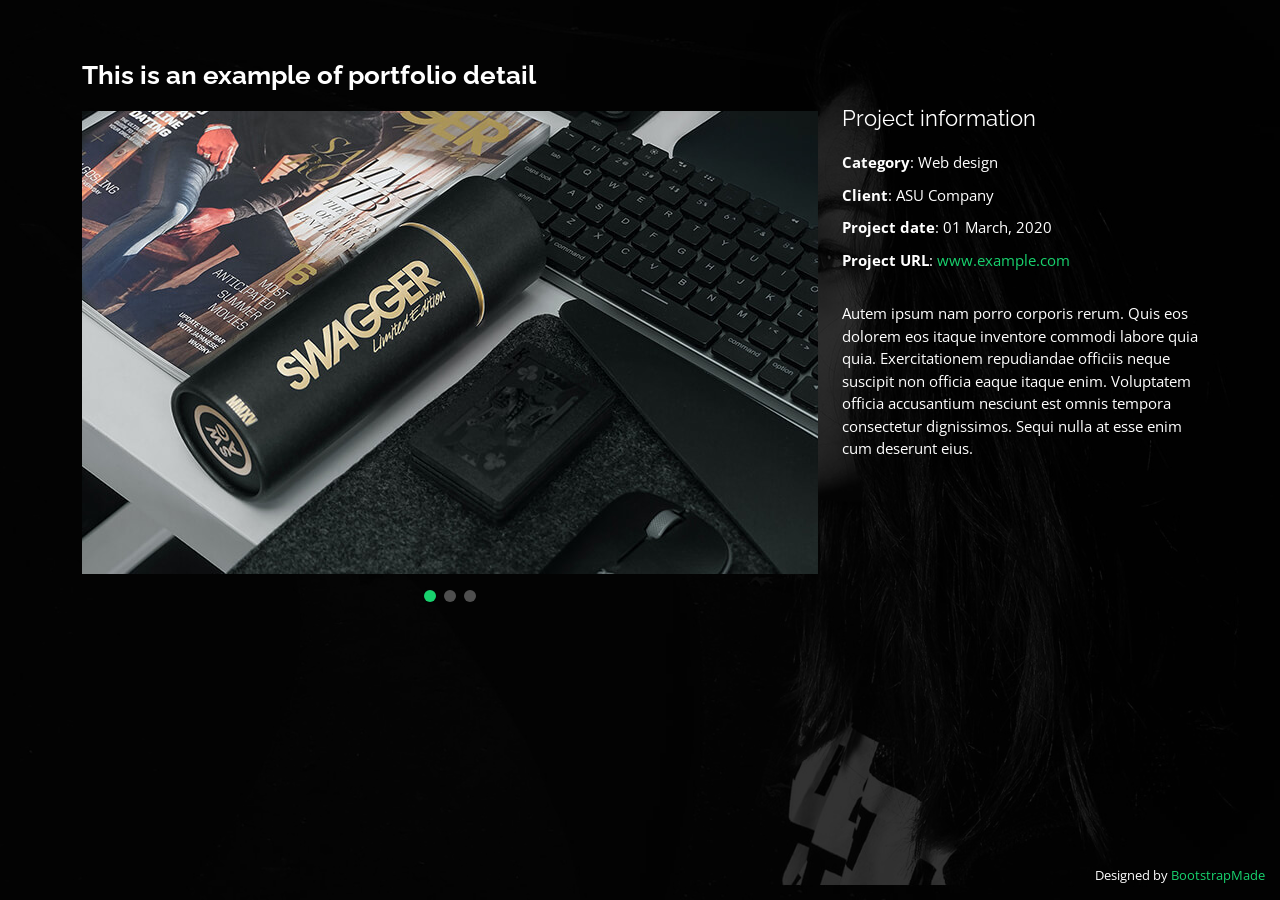
<file: portfolio-details.html>
<!DOCTYPE html>
<html lang="en">

<head>
  <meta charset="utf-8">
  <meta content="width=device-width, initial-scale=1.0" name="viewport">

  <title>Portfolio Details - Personal Bootstrap Template</title>
  <meta content="" name="description">
  <meta content="" name="keywords">

  <!-- Favicons -->
  <link href="assets/img/favicon.png" rel="icon">
  <link href="assets/img/apple-touch-icon.png" rel="apple-touch-icon">

  <!-- Google Fonts -->
  <link href="https://fonts.googleapis.com/css?family=Open+Sans:300,300i,400,400i,600,600i,700,700i|Raleway:300,300i,400,400i,500,500i,600,600i,700,700i|Poppins:300,300i,400,400i,500,500i,600,600i,700,700i" rel="stylesheet">

  <!-- Vendor CSS Files -->
  <link href="assets/vendor/bootstrap/css/bootstrap.min.css" rel="stylesheet">
  <link href="assets/vendor/bootstrap-icons/bootstrap-icons.css" rel="stylesheet">
  <link href="assets/vendor/boxicons/css/boxicons.min.css" rel="stylesheet">
  <link href="assets/vendor/glightbox/css/glightbox.min.css" rel="stylesheet">
  <link href="assets/vendor/remixicon/remixicon.css" rel="stylesheet">
  <link href="assets/vendor/swiper/swiper-bundle.min.css" rel="stylesheet">

  <!-- Template Main CSS File -->
  <link href="assets/css/style.css" rel="stylesheet">

  <!-- =======================================================
  * Template Name: Personal - v4.10.0
  * Template URL: https://bootstrapmade.com/personal-free-resume-bootstrap-template/
  * Author: BootstrapMade.com
  * License: https://bootstrapmade.com/license/
  ======================================================== -->
</head>

<body>

  <main id="main">

    <!-- ======= Portfolio Details ======= -->
    <div id="portfolio-details" class="portfolio-details">
      <div class="container">

        <div class="row">

          <div class="col-lg-8">
            <h2 class="portfolio-title">This is an example of portfolio detail</h2>

            <div class="portfolio-details-slider swiper">
              <div class="swiper-wrapper align-items-center">

                <div class="swiper-slide">
                  <img src="assets/img/portfolio/portfolio-details-1.jpg" alt="">
                </div>

                <div class="swiper-slide">
                  <img src="assets/img/portfolio/portfolio-details-2.jpg" alt="">
                </div>

                <div class="swiper-slide">
                  <img src="assets/img/portfolio/portfolio-details-3.jpg" alt="">
                </div>

              </div>
              <div class="swiper-pagination"></div>
            </div>

          </div>

          <div class="col-lg-4 portfolio-info">
            <h3>Project information</h3>
            <ul>
              <li><strong>Category</strong>: Web design</li>
              <li><strong>Client</strong>: ASU Company</li>
              <li><strong>Project date</strong>: 01 March, 2020</li>
              <li><strong>Project URL</strong>: <a href="#">www.example.com</a></li>
            </ul>

            <p>
              Autem ipsum nam porro corporis rerum. Quis eos dolorem eos itaque inventore commodi labore quia quia. Exercitationem repudiandae officiis neque suscipit non officia eaque itaque enim. Voluptatem officia accusantium nesciunt est omnis tempora consectetur dignissimos. Sequi nulla at esse enim cum deserunt eius.
            </p>
          </div>

        </div>

      </div>
    </div><!-- End Portfolio Details -->

  </main><!-- End #main -->

  <div class="credits">
    <!-- All the links in the footer should remain intact. -->
    <!-- You can delete the links only if you purchased the pro version. -->
    <!-- Licensing information: https://bootstrapmade.com/license/ -->
    <!-- Purchase the pro version with working PHP/AJAX contact form: https://bootstrapmade.com/personal-free-resume-bootstrap-template/ -->
    Designed by <a href="https://bootstrapmade.com/">BootstrapMade</a>
  </div>

  <!-- Vendor JS Files -->
  <script src="assets/vendor/purecounter/purecounter_vanilla.js"></script>
  <script src="assets/vendor/bootstrap/js/bootstrap.bundle.min.js"></script>
  <script src="assets/vendor/glightbox/js/glightbox.min.js"></script>
  <script src="assets/vendor/isotope-layout/isotope.pkgd.min.js"></script>
  <script src="assets/vendor/swiper/swiper-bundle.min.js"></script>
  <script src="assets/vendor/waypoints/noframework.waypoints.js"></script>
  <script src="assets/vendor/php-email-form/validate.js"></script>

  <!-- Template Main JS File -->
  <script src="assets/js/main.js"></script>

</body>

</html>
</file>
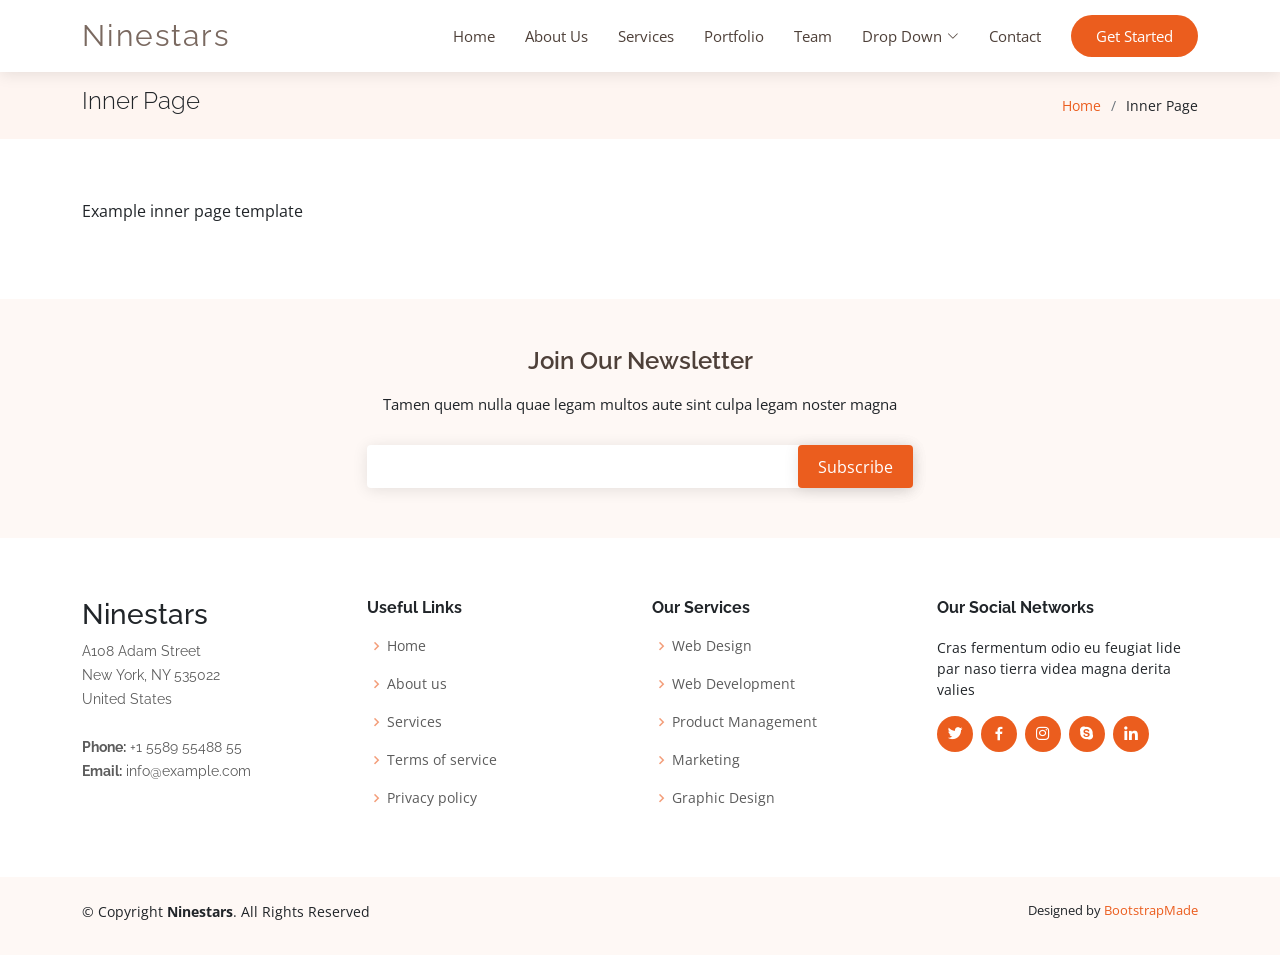
<file: Proyecto/inner-page.html>
<!DOCTYPE html>
<html lang="en">

<head>
  <meta charset="utf-8">
  <meta content="width=device-width, initial-scale=1.0" name="viewport">

  <title>Inner Page - Ninestars Bootstrap Template</title>
  <meta content="" name="description">
  <meta content="" name="keywords">

  <!-- Favicons -->
  <link href="assets/img/favicon.png" rel="icon">
  <link href="assets/img/apple-touch-icon.png" rel="apple-touch-icon">

  <!-- Google Fonts -->
  <link href="https://fonts.googleapis.com/css?family=Open+Sans:300,300i,400,400i,600,600i,700,700i|Raleway:300,300i,400,400i,600,600i,700,700i" rel="stylesheet">

  <!-- Vendor CSS Files -->
  <link href="assets/vendor/aos/aos.css" rel="stylesheet">
  <link href="assets/vendor/bootstrap/css/bootstrap.min.css" rel="stylesheet">
  <link href="assets/vendor/bootstrap-icons/bootstrap-icons.css" rel="stylesheet">
  <link href="assets/vendor/boxicons/css/boxicons.min.css" rel="stylesheet">
  <link href="assets/vendor/glightbox/css/glightbox.min.css" rel="stylesheet">
  <link href="assets/vendor/swiper/swiper-bundle.min.css" rel="stylesheet">

  <!-- Template Main CSS File -->
  <link href="assets/css/style.css" rel="stylesheet">

  <!-- =======================================================
  * Template Name: Ninestars - v4.10.0
  * Template URL: https://bootstrapmade.com/ninestars-free-bootstrap-3-theme-for-creative/
  * Author: BootstrapMade.com
  * License: https://bootstrapmade.com/license/
  ======================================================== -->
</head>

<body>

  <!-- ======= Header ======= -->
  <header id="header" class="fixed-top d-flex align-items-center">
    <div class="container d-flex align-items-center justify-content-between">

      <div class="logo">
        <h1 class="text-light"><a href="index.html"><span>Ninestars</span></a></h1>
        <!-- Uncomment below if you prefer to use an image logo -->
        <!-- <a href="index.html"><img src="assets/img/logo.png" alt="" class="img-fluid"></a>-->
      </div>

      <nav id="navbar" class="navbar">
        <ul>
          <li><a class="nav-link scrollto " href="#hero">Home</a></li>
          <li><a class="nav-link scrollto" href="#about">About Us</a></li>
          <li><a class="nav-link scrollto" href="#services">Services</a></li>
          <li><a class="nav-link scrollto" href="#portfolio">Portfolio</a></li>
          <li><a class="nav-link scrollto" href="#team">Team</a></li>
          <li class="dropdown"><a href="#"><span>Drop Down</span> <i class="bi bi-chevron-down"></i></a>
            <ul>
              <li><a href="#">Drop Down 1</a></li>
              <li class="dropdown"><a href="#"><span>Deep Drop Down</span> <i class="bi bi-chevron-right"></i></a>
                <ul>
                  <li><a href="#">Deep Drop Down 1</a></li>
                  <li><a href="#">Deep Drop Down 2</a></li>
                  <li><a href="#">Deep Drop Down 3</a></li>
                  <li><a href="#">Deep Drop Down 4</a></li>
                  <li><a href="#">Deep Drop Down 5</a></li>
                </ul>
              </li>
              <li><a href="#">Drop Down 2</a></li>
              <li><a href="#">Drop Down 3</a></li>
              <li><a href="#">Drop Down 4</a></li>
            </ul>
          </li>
          <li><a class="nav-link scrollto" href="#contact">Contact</a></li>
          <li><a class="getstarted scrollto" href="#about">Get Started</a></li>
        </ul>
        <i class="bi bi-list mobile-nav-toggle"></i>
      </nav><!-- .navbar -->

    </div>
  </header><!-- End Header -->

  <main id="main">

    <!-- ======= Breadcrumbs Section ======= -->
    <section class="breadcrumbs">
      <div class="container">

        <div class="d-flex justify-content-between align-items-center">
          <h2>Inner Page</h2>
          <ol>
            <li><a href="index.html">Home</a></li>
            <li>Inner Page</li>
          </ol>
        </div>

      </div>
    </section><!-- End Breadcrumbs Section -->

    <section class="inner-page">
      <div class="container">
        <p>
          Example inner page template
        </p>
      </div>
    </section>

  </main><!-- End #main -->

  <!-- ======= Footer ======= -->
  <footer id="footer">

    <div class="footer-newsletter">
      <div class="container">
        <div class="row justify-content-center">
          <div class="col-lg-6">
            <h4>Join Our Newsletter</h4>
            <p>Tamen quem nulla quae legam multos aute sint culpa legam noster magna</p>
            <form action="" method="post">
              <input type="email" name="email"><input type="submit" value="Subscribe">
            </form>
          </div>
        </div>
      </div>
    </div>

    <div class="footer-top">
      <div class="container">
        <div class="row">

          <div class="col-lg-3 col-md-6 footer-contact">
            <h3>Ninestars</h3>
            <p>
              A108 Adam Street <br>
              New York, NY 535022<br>
              United States <br><br>
              <strong>Phone:</strong> +1 5589 55488 55<br>
              <strong>Email:</strong> info@example.com<br>
            </p>
          </div>

          <div class="col-lg-3 col-md-6 footer-links">
            <h4>Useful Links</h4>
            <ul>
              <li><i class="bx bx-chevron-right"></i> <a href="#">Home</a></li>
              <li><i class="bx bx-chevron-right"></i> <a href="#">About us</a></li>
              <li><i class="bx bx-chevron-right"></i> <a href="#">Services</a></li>
              <li><i class="bx bx-chevron-right"></i> <a href="#">Terms of service</a></li>
              <li><i class="bx bx-chevron-right"></i> <a href="#">Privacy policy</a></li>
            </ul>
          </div>

          <div class="col-lg-3 col-md-6 footer-links">
            <h4>Our Services</h4>
            <ul>
              <li><i class="bx bx-chevron-right"></i> <a href="#">Web Design</a></li>
              <li><i class="bx bx-chevron-right"></i> <a href="#">Web Development</a></li>
              <li><i class="bx bx-chevron-right"></i> <a href="#">Product Management</a></li>
              <li><i class="bx bx-chevron-right"></i> <a href="#">Marketing</a></li>
              <li><i class="bx bx-chevron-right"></i> <a href="#">Graphic Design</a></li>
            </ul>
          </div>

          <div class="col-lg-3 col-md-6 footer-links">
            <h4>Our Social Networks</h4>
            <p>Cras fermentum odio eu feugiat lide par naso tierra videa magna derita valies</p>
            <div class="social-links mt-3">
              <a href="#" class="twitter"><i class="bx bxl-twitter"></i></a>
              <a href="#" class="facebook"><i class="bx bxl-facebook"></i></a>
              <a href="#" class="instagram"><i class="bx bxl-instagram"></i></a>
              <a href="#" class="google-plus"><i class="bx bxl-skype"></i></a>
              <a href="#" class="linkedin"><i class="bx bxl-linkedin"></i></a>
            </div>
          </div>

        </div>
      </div>
    </div>

    <div class="container py-4">
      <div class="copyright">
        &copy; Copyright <strong><span>Ninestars</span></strong>. All Rights Reserved
      </div>
      <div class="credits">
        <!-- All the links in the footer should remain intact. -->
        <!-- You can delete the links only if you purchased the pro version. -->
        <!-- Licensing information: https://bootstrapmade.com/license/ -->
        <!-- Purchase the pro version with working PHP/AJAX contact form: https://bootstrapmade.com/ninestars-free-bootstrap-3-theme-for-creative/ -->
        Designed by <a href="https://bootstrapmade.com/">BootstrapMade</a>
      </div>
    </div>
  </footer><!-- End Footer -->

  <a href="#" class="back-to-top d-flex align-items-center justify-content-center"><i class="bi bi-arrow-up-short"></i></a>

  <!-- Vendor JS Files -->
  <script src="assets/vendor/aos/aos.js"></script>
  <script src="assets/vendor/bootstrap/js/bootstrap.bundle.min.js"></script>
  <script src="assets/vendor/glightbox/js/glightbox.min.js"></script>
  <script src="assets/vendor/isotope-layout/isotope.pkgd.min.js"></script>
  <script src="assets/vendor/swiper/swiper-bundle.min.js"></script>
  <script src="assets/vendor/php-email-form/validate.js"></script>

  <!-- Template Main JS File -->
  <script src="assets/js/main.js"></script>

</body>

</html>
</file>
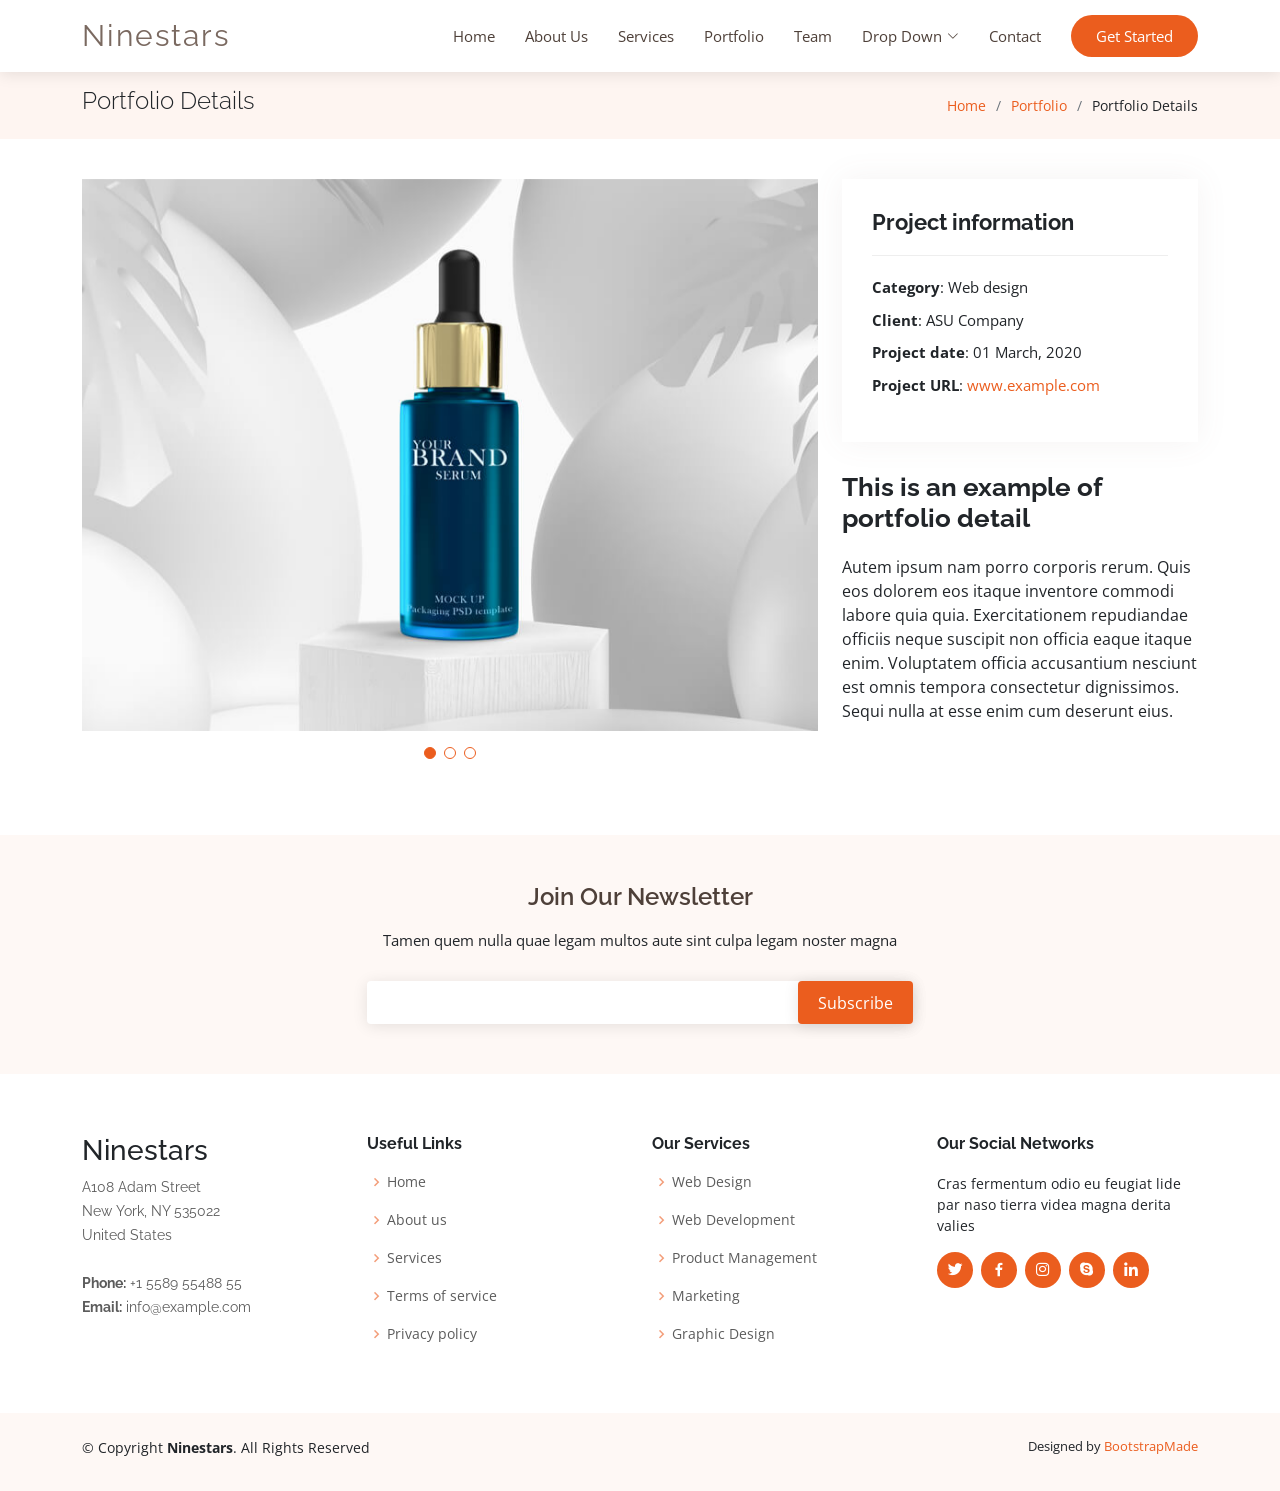
<file: Proyecto/portfolio-details.html>
<!DOCTYPE html>
<html lang="en">

<head>
  <meta charset="utf-8">
  <meta content="width=device-width, initial-scale=1.0" name="viewport">

  <title>Portfolio Details - Ninestars Bootstrap Template</title>
  <meta content="" name="description">
  <meta content="" name="keywords">

  <!-- Favicons -->
  <link href="assets/img/favicon.png" rel="icon">
  <link href="assets/img/apple-touch-icon.png" rel="apple-touch-icon">

  <!-- Google Fonts -->
  <link href="https://fonts.googleapis.com/css?family=Open+Sans:300,300i,400,400i,600,600i,700,700i|Raleway:300,300i,400,400i,600,600i,700,700i" rel="stylesheet">

  <!-- Vendor CSS Files -->
  <link href="assets/vendor/aos/aos.css" rel="stylesheet">
  <link href="assets/vendor/bootstrap/css/bootstrap.min.css" rel="stylesheet">
  <link href="assets/vendor/bootstrap-icons/bootstrap-icons.css" rel="stylesheet">
  <link href="assets/vendor/boxicons/css/boxicons.min.css" rel="stylesheet">
  <link href="assets/vendor/glightbox/css/glightbox.min.css" rel="stylesheet">
  <link href="assets/vendor/swiper/swiper-bundle.min.css" rel="stylesheet">

  <!-- Template Main CSS File -->
  <link href="assets/css/style.css" rel="stylesheet">

  <!-- =======================================================
  * Template Name: Ninestars - v4.10.0
  * Template URL: https://bootstrapmade.com/ninestars-free-bootstrap-3-theme-for-creative/
  * Author: BootstrapMade.com
  * License: https://bootstrapmade.com/license/
  ======================================================== -->
</head>

<body>

  <!-- ======= Header ======= -->
  <header id="header" class="fixed-top d-flex align-items-center">
    <div class="container d-flex align-items-center justify-content-between">

      <div class="logo">
        <h1 class="text-light"><a href="index.html"><span>Ninestars</span></a></h1>
        <!-- Uncomment below if you prefer to use an image logo -->
        <!-- <a href="index.html"><img src="assets/img/logo.png" alt="" class="img-fluid"></a>-->
      </div>

      <nav id="navbar" class="navbar">
        <ul>
          <li><a class="nav-link scrollto " href="#hero">Home</a></li>
          <li><a class="nav-link scrollto" href="#about">About Us</a></li>
          <li><a class="nav-link scrollto" href="#services">Services</a></li>
          <li><a class="nav-link scrollto" href="#portfolio">Portfolio</a></li>
          <li><a class="nav-link scrollto" href="#team">Team</a></li>
          <li class="dropdown"><a href="#"><span>Drop Down</span> <i class="bi bi-chevron-down"></i></a>
            <ul>
              <li><a href="#">Drop Down 1</a></li>
              <li class="dropdown"><a href="#"><span>Deep Drop Down</span> <i class="bi bi-chevron-right"></i></a>
                <ul>
                  <li><a href="#">Deep Drop Down 1</a></li>
                  <li><a href="#">Deep Drop Down 2</a></li>
                  <li><a href="#">Deep Drop Down 3</a></li>
                  <li><a href="#">Deep Drop Down 4</a></li>
                  <li><a href="#">Deep Drop Down 5</a></li>
                </ul>
              </li>
              <li><a href="#">Drop Down 2</a></li>
              <li><a href="#">Drop Down 3</a></li>
              <li><a href="#">Drop Down 4</a></li>
            </ul>
          </li>
          <li><a class="nav-link scrollto" href="#contact">Contact</a></li>
          <li><a class="getstarted scrollto" href="#about">Get Started</a></li>
        </ul>
        <i class="bi bi-list mobile-nav-toggle"></i>
      </nav><!-- .navbar -->

    </div>
  </header><!-- End Header -->

  <main id="main">

    <!-- ======= Breadcrumbs Section ======= -->
    <section class="breadcrumbs">
      <div class="container">

        <div class="d-flex justify-content-between align-items-center">
          <h2>Portfolio Details</h2>
          <ol>
            <li><a href="index.html">Home</a></li>
            <li><a href="portfolio.html">Portfolio</a></li>
            <li>Portfolio Details</li>
          </ol>
        </div>

      </div>
    </section><!-- Breadcrumbs Section -->

    <!-- ======= Portfolio Details Section ======= -->
    <section id="portfolio-details" class="portfolio-details">
      <div class="container">

        <div class="row gy-4">

          <div class="col-lg-8">
            <div class="portfolio-details-slider swiper">
              <div class="swiper-wrapper align-items-center">

                <div class="swiper-slide">
                  <img src="assets/img/portfolio/portfolio-1.jpg" alt="">
                </div>

                <div class="swiper-slide">
                  <img src="assets/img/portfolio/portfolio-2.jpg" alt="">
                </div>

                <div class="swiper-slide">
                  <img src="assets/img/portfolio/portfolio-3.jpg" alt="">
                </div>

              </div>
              <div class="swiper-pagination"></div>
            </div>
          </div>

          <div class="col-lg-4">
            <div class="portfolio-info">
              <h3>Project information</h3>
              <ul>
                <li><strong>Category</strong>: Web design</li>
                <li><strong>Client</strong>: ASU Company</li>
                <li><strong>Project date</strong>: 01 March, 2020</li>
                <li><strong>Project URL</strong>: <a href="#">www.example.com</a></li>
              </ul>
            </div>
            <div class="portfolio-description">
              <h2>This is an example of portfolio detail</h2>
              <p>
                Autem ipsum nam porro corporis rerum. Quis eos dolorem eos itaque inventore commodi labore quia quia. Exercitationem repudiandae officiis neque suscipit non officia eaque itaque enim. Voluptatem officia accusantium nesciunt est omnis tempora consectetur dignissimos. Sequi nulla at esse enim cum deserunt eius.
              </p>
            </div>
          </div>

        </div>

      </div>
    </section><!-- End Portfolio Details Section -->

  </main><!-- End #main -->

  <!-- ======= Footer ======= -->
  <footer id="footer">

    <div class="footer-newsletter">
      <div class="container">
        <div class="row justify-content-center">
          <div class="col-lg-6">
            <h4>Join Our Newsletter</h4>
            <p>Tamen quem nulla quae legam multos aute sint culpa legam noster magna</p>
            <form action="" method="post">
              <input type="email" name="email"><input type="submit" value="Subscribe">
            </form>
          </div>
        </div>
      </div>
    </div>

    <div class="footer-top">
      <div class="container">
        <div class="row">

          <div class="col-lg-3 col-md-6 footer-contact">
            <h3>Ninestars</h3>
            <p>
              A108 Adam Street <br>
              New York, NY 535022<br>
              United States <br><br>
              <strong>Phone:</strong> +1 5589 55488 55<br>
              <strong>Email:</strong> info@example.com<br>
            </p>
          </div>

          <div class="col-lg-3 col-md-6 footer-links">
            <h4>Useful Links</h4>
            <ul>
              <li><i class="bx bx-chevron-right"></i> <a href="#">Home</a></li>
              <li><i class="bx bx-chevron-right"></i> <a href="#">About us</a></li>
              <li><i class="bx bx-chevron-right"></i> <a href="#">Services</a></li>
              <li><i class="bx bx-chevron-right"></i> <a href="#">Terms of service</a></li>
              <li><i class="bx bx-chevron-right"></i> <a href="#">Privacy policy</a></li>
            </ul>
          </div>

          <div class="col-lg-3 col-md-6 footer-links">
            <h4>Our Services</h4>
            <ul>
              <li><i class="bx bx-chevron-right"></i> <a href="#">Web Design</a></li>
              <li><i class="bx bx-chevron-right"></i> <a href="#">Web Development</a></li>
              <li><i class="bx bx-chevron-right"></i> <a href="#">Product Management</a></li>
              <li><i class="bx bx-chevron-right"></i> <a href="#">Marketing</a></li>
              <li><i class="bx bx-chevron-right"></i> <a href="#">Graphic Design</a></li>
            </ul>
          </div>

          <div class="col-lg-3 col-md-6 footer-links">
            <h4>Our Social Networks</h4>
            <p>Cras fermentum odio eu feugiat lide par naso tierra videa magna derita valies</p>
            <div class="social-links mt-3">
              <a href="#" class="twitter"><i class="bx bxl-twitter"></i></a>
              <a href="#" class="facebook"><i class="bx bxl-facebook"></i></a>
              <a href="#" class="instagram"><i class="bx bxl-instagram"></i></a>
              <a href="#" class="google-plus"><i class="bx bxl-skype"></i></a>
              <a href="#" class="linkedin"><i class="bx bxl-linkedin"></i></a>
            </div>
          </div>

        </div>
      </div>
    </div>

    <div class="container py-4">
      <div class="copyright">
        &copy; Copyright <strong><span>Ninestars</span></strong>. All Rights Reserved
      </div>
      <div class="credits">
        <!-- All the links in the footer should remain intact. -->
        <!-- You can delete the links only if you purchased the pro version. -->
        <!-- Licensing information: https://bootstrapmade.com/license/ -->
        <!-- Purchase the pro version with working PHP/AJAX contact form: https://bootstrapmade.com/ninestars-free-bootstrap-3-theme-for-creative/ -->
        Designed by <a href="https://bootstrapmade.com/">BootstrapMade</a>
      </div>
    </div>
  </footer><!-- End Footer -->

  <a href="#" class="back-to-top d-flex align-items-center justify-content-center"><i class="bi bi-arrow-up-short"></i></a>

  <!-- Vendor JS Files -->
  <script src="assets/vendor/aos/aos.js"></script>
  <script src="assets/vendor/bootstrap/js/bootstrap.bundle.min.js"></script>
  <script src="assets/vendor/glightbox/js/glightbox.min.js"></script>
  <script src="assets/vendor/isotope-layout/isotope.pkgd.min.js"></script>
  <script src="assets/vendor/swiper/swiper-bundle.min.js"></script>
  <script src="assets/vendor/php-email-form/validate.js"></script>

  <!-- Template Main JS File -->
  <script src="assets/js/main.js"></script>

</body>

</html>
</file>
<file: assets/css/style.css>
/**
* Template Name: Personal - v4.10.0
* Template URL: https://bootstrapmade.com/personal-free-resume-bootstrap-template/
* Author: BootstrapMade.com
* License: https://bootstrapmade.com/license/
*/

/*--------------------------------------------------------------
# General
--------------------------------------------------------------*/
body {
  font-family: "Open Sans", sans-serif;
  background-color: #040404;
  color: #fff;
  position: relative;
  background: transparent;
}

body::before {
  content: "";
  position: fixed;
  background: #040404 url("../img/bg.jpg") top right no-repeat;
  background-size: cover;
  left: 0;
  right: 0;
  top: 0;
  height: 100vh;
  z-index: -1;
}

@media (min-width: 1024px) {
  body::before {
    background-attachment: fixed;
  }
}

a {
  color: #18d26e;
  text-decoration: none;
}

a:hover {
  color: #35e888;
  text-decoration: none;
}

h1,
h2,
h3,
h4,
h5,
h6 {
  font-family: "Raleway", sans-serif;
}

/*--------------------------------------------------------------
# Header
--------------------------------------------------------------*/
#header {
  transition: ease-in-out 0.3s;
  position: relative;
  height: 100vh;
  display: flex;
  align-items: center;
  z-index: 997;
  overflow-y: auto;
}

#header * {
  transition: ease-in-out 0.3s;
}

#header h1 {
  font-size: 48px;
  margin: 0;
  padding: 0;
  line-height: 1;
  font-weight: 700;
  font-family: "Poppins", sans-serif;
}

#header h1 a,
#header h1 a:hover {
  color: #fff;
  line-height: 1;
  display: inline-block;
}

#header h2 {
  font-size: 24px;
  margin-top: 20px;
  color: rgba(255, 255, 255, 0.8);
}

#header h2 span {
  color: #fff;
  border-bottom: 2px solid #18d26e;
  padding-bottom: 6px;
}

#header img {
  padding: 0;
  margin: 0;
}

#header .social-links {
  margin-top: 40px;
  display: flex;
}

#header .social-links a {
  font-size: 16px;
  display: flex;
  justify-content: center;
  align-items: center;
  background: rgba(255, 255, 255, 0.1);
  color: #fff;
  line-height: 1;
  margin-right: 8px;
  border-radius: 50%;
  width: 40px;
  height: 40px;
}

#header .social-links a:hover {
  background: #18d26e;
}

@media (max-width: 992px) {
  #header h1 {
    font-size: 36px;
  }

  #header h2 {
    font-size: 20px;
    line-height: 30px;
  }

  #header .social-links {
    margin-top: 15px;
  }

  #header .container {
    display: flex;
    flex-direction: column;
    align-items: center;
  }
}

/* Header Top */
#header.header-top {
  height: 80px;
  position: fixed;
  left: 0;
  top: 0;
  right: 0;
  background: rgba(0, 0, 0, 0.9);
}

#header.header-top .social-links,
#header.header-top h2 {
  display: none;
}

#header.header-top h1 {
  margin-right: auto;
  font-size: 36px;
}

#header.header-top .container {
  display: flex;
  align-items: center;
}

#header.header-top .navbar {
  margin: 0;
}

@media (max-width: 768px) {
  #header.header-top {
    height: 60px;
  }

  #header.header-top h1 {
    font-size: 26px;
  }
}

/*--------------------------------------------------------------
# Navigation Menu
--------------------------------------------------------------*/
/**
* Desktop Navigation 
*/
.navbar {
  padding: 0;
  margin-top: 35px;
}

.navbar ul {
  margin: 0;
  padding: 0;
  display: flex;
  list-style: none;
  align-items: center;
}

.navbar li {
  position: relative;
}

.navbar li+li {
  margin-left: 30px;
}

.navbar a,
.navbar a:focus {
  display: flex;
  align-items: center;
  justify-content: space-between;
  padding: 0;
  font-family: "Poppins", sans-serif;
  font-size: 16px;
  font-weight: 400;
  color: rgba(255, 255, 255, 0.7);
  white-space: nowrap;
  transition: 0.3s;
}

.navbar a i,
.navbar a:focus i {
  font-size: 12px;
  line-height: 0;
  margin-left: 5px;
}

.navbar a:before {
  content: "";
  position: absolute;
  width: 0;
  height: 2px;
  bottom: -4px;
  left: 0;
  background-color: #18d26e;
  visibility: hidden;
  width: 0px;
  transition: all 0.3s ease-in-out 0s;
}

.navbar a:hover:before,
.navbar li:hover>a:before,
.navbar .active:before {
  visibility: visible;
  width: 25px;
}

.navbar a:hover,
.navbar .active,
.navbar .active:focus,
.navbar li:hover>a {
  color: #fff;
}

/**
* Mobile Navigation 
*/
.mobile-nav-toggle {
  color: #fff;
  font-size: 28px;
  cursor: pointer;
  display: none;
  line-height: 0;
  transition: 0.5s;
  position: fixed;
  right: 15px;
  top: 15px;
}

@media (max-width: 991px) {
  .mobile-nav-toggle {
    display: block;
  }

  .navbar ul {
    display: none;
  }
}

.navbar-mobile {
  position: fixed;
  overflow: hidden;
  top: 0;
  right: 0;
  left: 0;
  bottom: 0;
  background: rgba(0, 0, 0, 0.9);
  transition: 0.3s;
  z-index: 999;
  margin-top: 0;
}

.navbar-mobile .mobile-nav-toggle {
  position: absolute;
  top: 15px;
  right: 15px;
}

.navbar-mobile ul {
  display: block;
  position: absolute;
  top: 55px;
  right: 15px;
  bottom: 45px;
  left: 15px;
  padding: 10px 0;
  overflow-y: auto;
  transition: 0.3s;
  border: 2px solid rgba(255, 255, 255, 0.2);
}

.navbar-mobile li {
  padding: 12px 20px;
}

.navbar-mobile li+li {
  margin: 0;
}

.navbar-mobile a,
.navbar-mobile a:focus {
  font-size: 16px;
  position: relative;
}

/*--------------------------------------------------------------
# Sections General
--------------------------------------------------------------*/
section {
  overflow: hidden;
  position: absolute;
  width: 100%;
  top: 140px;
  bottom: 100%;
  opacity: 0;
  transition: ease-in-out 0.4s;
  z-index: 2;
}

section.section-show {
  top: 100px;
  bottom: auto;
  opacity: 1;
  padding-bottom: 45px;
}

section .container {
  background: rgba(0, 0, 0, 0.9);
  padding: 30px;
}

@media (max-width: 768px) {
  section {
    top: 120px;
  }

  section.section-show {
    top: 80px;
  }
}

.section-title h2 {
  font-size: 14px;
  font-weight: 500;
  padding: 0;
  line-height: 1px;
  margin: 0 0 20px 0;
  letter-spacing: 2px;
  text-transform: uppercase;
  color: #aaaaaa;
  font-family: "Poppins", sans-serif;
}

.section-title h2::after {
  content: "";
  width: 120px;
  height: 1px;
  display: inline-block;
  background: #4ceb95;
  margin: 4px 10px;
}

.section-title p {
  margin: 0;
  margin: -15px 0 15px 0;
  font-size: 36px;
  font-weight: 700;
  text-transform: uppercase;
  font-family: "Poppins", sans-serif;
  color: #fff;
}

/*--------------------------------------------------------------
# About
--------------------------------------------------------------*/
.about-me .content h3 {
  font-weight: 700;
  font-size: 26px;
  color: #18d26e;
}

.about-me .content ul {
  list-style: none;
  padding: 0;
}

.about-me .content ul li {
  margin-bottom: 20px;
  display: flex;
  align-items: center;
}

.about-me .content ul strong {
  margin-right: 10px;
}

.about-me .content ul i {
  font-size: 16px;
  margin-right: 5px;
  color: #18d26e;
  line-height: 0;
}

.about-me .content p:last-child {
  margin-bottom: 0;
}

/*--------------------------------------------------------------
# Counts
--------------------------------------------------------------*/
.counts {
  padding: 70px 0 60px;
}

.counts .count-box {
  padding: 30px 30px 25px 30px;
  width: 100%;
  position: relative;
  text-align: center;
  background: rgba(255, 255, 255, 0.08);
}

.counts .count-box i {
  position: absolute;
  top: -25px;
  left: 50%;
  transform: translateX(-50%);
  font-size: 24px;
  background: rgba(255, 255, 255, 0.1);
  padding: 12px;
  color: #18d26e;
  border-radius: 50px;
  line-height: 0;
}

.counts .count-box span {
  font-size: 36px;
  display: block;
  font-weight: 600;
  color: #fff;
}

.counts .count-box p {
  padding: 0;
  margin: 0;
  font-family: "Raleway", sans-serif;
  font-size: 14px;
}

/*--------------------------------------------------------------
# Skills
--------------------------------------------------------------*/
.skills .progress {
  height: 60px;
  display: block;
  background: none;
  border-radius: 0;
}

.skills .progress .skill {
  padding: 10px 0;
  margin: 0;
  text-transform: uppercase;
  display: block;
  font-weight: 600;
  font-family: "Poppins", sans-serif;
  color: #fff;
}

.skills .progress .skill .val {
  float: right;
  font-style: normal;
}

.skills .progress-bar-wrap {
  background: rgba(255, 255, 255, 0.2);
}

.skills .progress-bar {
  width: 1px;
  height: 10px;
  transition: 0.9s;
  background-color: #18d26e;
}

/*--------------------------------------------------------------
# Interests
--------------------------------------------------------------*/
.interests .icon-box {
  display: flex;
  align-items: center;
  padding: 20px;
  background: rgba(255, 255, 255, 0.08);
  transition: ease-in-out 0.3s;
}

.interests .icon-box i {
  font-size: 32px;
  padding-right: 10px;
  line-height: 1;
}

.interests .icon-box h3 {
  font-weight: 700;
  margin: 0;
  padding: 0;
  line-height: 1;
  font-size: 16px;
  color: #fff;
}

.interests .icon-box:hover {
  background: rgba(255, 255, 255, 0.12);
}

/*--------------------------------------------------------------
# Testimonials
--------------------------------------------------------------*/
.testimonials .testimonials-carousel,
.testimonials .testimonials-slider {
  overflow: hidden;
}

.testimonials .testimonial-item {
  box-sizing: content-box;
  min-height: 320px;
}

.testimonials .testimonial-item .testimonial-img {
  width: 90px;
  border-radius: 50%;
  margin: -40px 0 0 40px;
  position: relative;
  z-index: 2;
  border: 6px solid rgba(255, 255, 255, 0.12);
}

.testimonials .testimonial-item h3 {
  font-size: 18px;
  font-weight: bold;
  margin: 10px 0 5px 45px;
  color: #fff;
}

.testimonials .testimonial-item h4 {
  font-size: 14px;
  color: #999;
  margin: 0 0 0 45px;
}

.testimonials .testimonial-item .quote-icon-left,
.testimonials .testimonial-item .quote-icon-right {
  color: rgba(255, 255, 255, 0.25);
  font-size: 26px;
}

.testimonials .testimonial-item .quote-icon-left {
  display: inline-block;
  left: -5px;
  position: relative;
}

.testimonials .testimonial-item .quote-icon-right {
  display: inline-block;
  right: -5px;
  position: relative;
  top: 10px;
}

.testimonials .testimonial-item p {
  font-style: italic;
  margin: 0 15px 0 15px;
  padding: 20px 20px 60px 20px;
  background: rgba(255, 255, 255, 0.1);
  position: relative;
  border-radius: 6px;
  position: relative;
  z-index: 1;
}

.testimonials .swiper-pagination {
  margin-top: 20px;
  position: relative;
}

.testimonials .swiper-pagination .swiper-pagination-bullet {
  width: 12px;
  height: 12px;
  opacity: 1;
  background-color: rgba(255, 255, 255, 0.3);
}

.testimonials .swiper-pagination .swiper-pagination-bullet-active {
  background-color: #18d26e;
}

/*--------------------------------------------------------------
# Resume
--------------------------------------------------------------*/
.resume .resume-title {
  font-size: 26px;
  font-weight: 700;
  margin-top: 20px;
  margin-bottom: 20px;
  color: #fff;
}

.resume .resume-item {
  padding: 0 0 20px 20px;
  margin-top: -2px;
  border-left: 2px solid rgba(255, 255, 255, 0.2);
  position: relative;
}

.resume .resume-item h4 {
  line-height: 18px;
  font-size: 18px;
  font-weight: 600;
  text-transform: uppercase;
  font-family: "Poppins", sans-serif;
  color: #18d26e;
  margin-bottom: 10px;
}

.resume .resume-item h5 {
  font-size: 16px;
  background: rgba(255, 255, 255, 0.15);
  padding: 5px 15px;
  display: inline-block;
  font-weight: 600;
  margin-bottom: 10px;
}

.resume .resume-item ul {
  padding-left: 20px;
}

.resume .resume-item ul li {
  padding-bottom: 10px;
}

.resume .resume-item:last-child {
  padding-bottom: 0;
}

.resume .resume-item::before {
  content: "";
  position: absolute;
  width: 16px;
  height: 16px;
  border-radius: 50px;
  left: -9px;
  top: 0;
  background: #18d26e;
  border: 2px solid #18d26e;
}

/*--------------------------------------------------------------
# Services
--------------------------------------------------------------*/
.services .icon-box {
  text-align: center;
  background: rgba(204, 204, 204, 0.1);
  padding: 80px 20px;
  transition: all ease-in-out 0.3s;
}

.services .icon-box .icon {
  margin: 0 auto;
  width: 64px;
  height: 64px;
  background: #18d26e;
  border-radius: 5px;
  transition: all 0.3s ease-out 0s;
  display: flex;
  align-items: center;
  justify-content: center;
  margin-bottom: 20px;
  transform-style: preserve-3d;
}

.services .icon-box .icon i {
  color: #fff;
  font-size: 28px;
}

.services .icon-box .icon::before {
  position: absolute;
  content: "";
  left: -8px;
  top: -8px;
  height: 100%;
  width: 100%;
  background: rgba(255, 255, 255, 0.15);
  border-radius: 5px;
  transition: all 0.3s ease-out 0s;
  transform: translateZ(-1px);
}

.services .icon-box h4 {
  font-weight: 700;
  margin-bottom: 15px;
  font-size: 24px;
}

.services .icon-box h4 a {
  color: #fff;
}

.services .icon-box p {
  line-height: 24px;
  font-size: 14px;
  margin-bottom: 0;
}

.services .icon-box:hover {
  background: #18d26e;
  border-color: #18d26e;
}

.services .icon-box:hover .icon {
  background: #fff;
}

.services .icon-box:hover .icon i {
  color: #18d26e;
}

.services .icon-box:hover .icon::before {
  background: #35e888;
}

.services .icon-box:hover h4 a,
.services .icon-box:hover p {
  color: #fff;
}

/*--------------------------------------------------------------
# Portfolio
--------------------------------------------------------------*/
.portfolio .portfolio-item {
  margin-bottom: 30px;
}

.portfolio #portfolio-flters {
  padding: 0;
  margin: 0 auto 15px auto;
  list-style: none;
  text-align: center;
  border-radius: 50px;
  padding: 2px 15px;
}

.portfolio #portfolio-flters li {
  cursor: pointer;
  display: inline-block;
  padding: 8px 16px 10px 16px;
  font-size: 14px;
  font-weight: 600;
  line-height: 1;
  text-transform: uppercase;
  color: #fff;
  background: rgba(255, 255, 255, 0.1);
  margin: 0 3px 10px 3px;
  transition: all 0.3s ease-in-out;
  border-radius: 4px;
}

.portfolio #portfolio-flters li:hover,
.portfolio #portfolio-flters li.filter-active {
  background: #18d26e;
}

.portfolio #portfolio-flters li:last-child {
  margin-right: 0;
}

.portfolio .portfolio-wrap {
  transition: 0.3s;
  position: relative;
  overflow: hidden;
  z-index: 1;
  background: rgba(0, 0, 0, 0.6);
}

.portfolio .portfolio-wrap::before {
  content: "";
  background: rgba(0, 0, 0, 0.6);
  position: absolute;
  left: 30px;
  right: 30px;
  top: 30px;
  bottom: 30px;
  transition: all ease-in-out 0.3s;
  z-index: 2;
  opacity: 0;
}

.portfolio .portfolio-wrap .portfolio-info {
  opacity: 0;
  position: absolute;
  top: 0;
  left: 0;
  right: 0;
  bottom: 0;
  text-align: center;
  z-index: 3;
  transition: all ease-in-out 0.3s;
  display: flex;
  flex-direction: column;
  justify-content: center;
  align-items: center;
}

.portfolio .portfolio-wrap .portfolio-info::before {
  display: block;
  content: "";
  width: 48px;
  height: 48px;
  position: absolute;
  top: 35px;
  left: 35px;
  border-top: 3px solid #fff;
  border-left: 3px solid #fff;
  transition: all 0.5s ease 0s;
  z-index: 9994;
}

.portfolio .portfolio-wrap .portfolio-info::after {
  display: block;
  content: "";
  width: 48px;
  height: 48px;
  position: absolute;
  bottom: 35px;
  right: 35px;
  border-bottom: 3px solid #fff;
  border-right: 3px solid #fff;
  transition: all 0.5s ease 0s;
  z-index: 9994;
}

.portfolio .portfolio-wrap .portfolio-info h4 {
  font-size: 20px;
  color: #fff;
  font-weight: 600;
}

.portfolio .portfolio-wrap .portfolio-info p {
  color: #ffffff;
  font-size: 14px;
  text-transform: uppercase;
  padding: 0;
  margin: 0;
}

.portfolio .portfolio-wrap .portfolio-links {
  text-align: center;
  z-index: 4;
}

.portfolio .portfolio-wrap .portfolio-links a {
  color: #fff;
  margin: 0 2px;
  font-size: 28px;
  display: inline-block;
  transition: 0.3s;
}

.portfolio .portfolio-wrap .portfolio-links a:hover {
  color: #63eda3;
}

.portfolio .portfolio-wrap:hover::before {
  top: 0;
  left: 0;
  right: 0;
  bottom: 0;
  opacity: 1;
}

.portfolio .portfolio-wrap:hover .portfolio-info {
  opacity: 1;
}

.portfolio .portfolio-wrap:hover .portfolio-info::before {
  top: 15px;
  left: 15px;
}

.portfolio .portfolio-wrap:hover .portfolio-info::after {
  bottom: 15px;
  right: 15px;
}

/*--------------------------------------------------------------
# Portfolio Details
--------------------------------------------------------------*/
.portfolio-details {
  padding-top: 40px;
  background: rgba(0, 0, 0, 0.8);
  position: fixed;
  left: 0;
  right: 0;
  top: 0;
  bottom: 0;
  overflow-y: auto;
}

.portfolio-details .container {
  padding-top: 20px;
  padding-bottom: 40px;
}

.portfolio-details .portfolio-title {
  font-size: 26px;
  font-weight: 700;
  margin-bottom: 20px;
}

.portfolio-details .portfolio-info {
  padding-top: 45px;
}

.portfolio-details .portfolio-info h3 {
  font-size: 22px;
  font-weight: 400;
  margin-bottom: 20px;
}

.portfolio-details .portfolio-info ul {
  list-style: none;
  padding: 0;
  font-size: 15px;
}

.portfolio-details .portfolio-info ul li+li {
  margin-top: 10px;
}

.portfolio-details .portfolio-info p {
  font-size: 15px;
  padding: 15px 0 0 0;
}

@media (max-width: 992px) {
  .portfolio-details .portfolio-info {
    padding-top: 20px;
  }
}

.portfolio-details .swiper-pagination {
  margin-top: 20px;
  position: relative;
}

.portfolio-details .swiper-pagination .swiper-pagination-bullet {
  width: 12px;
  height: 12px;
  opacity: 1;
  background-color: rgba(255, 255, 255, 0.3);
}

.portfolio-details .swiper-pagination .swiper-pagination-bullet-active {
  background-color: #18d26e;
}

/*--------------------------------------------------------------
# Contact
--------------------------------------------------------------*/
.contact .info-box {
  color: #444444;
  padding: 20px;
  width: 100%;
  background: rgba(255, 255, 255, 0.08);
}

.contact .info-box i.bx {
  font-size: 24px;
  color: #18d26e;
  border-radius: 50%;
  padding: 14px;
  float: left;
  background: rgba(255, 255, 255, 0.1);
}

.contact .info-box h3 {
  font-size: 20px;
  color: rgba(255, 255, 255, 0.5);
  font-weight: 700;
  margin: 10px 0 8px 68px;
}

.contact .info-box p {
  padding: 0;
  color: #fff;
  line-height: 24px;
  font-size: 14px;
  margin: 0 0 0 68px;
}

.contact .info-box .social-links {
  margin: 5px 0 0 68px;
  display: flex;
}

.contact .info-box .social-links a {
  font-size: 18px;
  display: inline-block;
  color: #fff;
  line-height: 1;
  margin-right: 12px;
  transition: 0.3s;
}

.contact .info-box .social-links a:hover {
  color: #18d26e;
}

.contact .php-email-form {
  padding: 30px;
  background: rgba(255, 255, 255, 0.08);
}

.contact .php-email-form .error-message {
  display: none;
  background: rgba(255, 255, 255, 0.08);
  background: #ed3c0d;
  text-align: left;
  padding: 15px;
  font-weight: 600;
}

.contact .php-email-form .error-message br+br {
  margin-top: 25px;
}

.contact .php-email-form .sent-message {
  display: none;
  background: rgba(255, 255, 255, 0.08);
  background: #18d26e;
  text-align: center;
  padding: 15px;
  font-weight: 600;
}

.contact .php-email-form .loading {
  display: none;
  background: rgba(255, 255, 255, 0.08);
  text-align: center;
  padding: 15px;
}

.contact .php-email-form .loading:before {
  content: "";
  display: inline-block;
  border-radius: 50%;
  width: 24px;
  height: 24px;
  margin: 0 10px -6px 0;
  border: 3px solid #18d26e;
  border-top-color: #eee;
  -webkit-animation: animate-loading 1s linear infinite;
  animation: animate-loading 1s linear infinite;
}

.contact .php-email-form input,
.contact .php-email-form textarea {
  border-radius: 0;
  box-shadow: none;
  font-size: 14px;
  background: rgba(255, 255, 255, 0.08);
  border: 0;
  transition: 0.3s;
  color: #fff;
}

.contact .php-email-form input:focus,
.contact .php-email-form textarea:focus {
  background-color: rgba(255, 255, 255, 0.11);
}

.contact .php-email-form input::-moz-placeholder,
.contact .php-email-form textarea::-moz-placeholder {
  color: rgba(255, 255, 255, 0.3);
  opacity: 1;
}

.contact .php-email-form input::placeholder,
.contact .php-email-form textarea::placeholder {
  color: rgba(255, 255, 255, 0.3);
  opacity: 1;
}

.contact .php-email-form input {
  padding: 10px 15px;
}

.contact .php-email-form textarea {
  padding: 12px 15px;
}

.contact .php-email-form button[type=submit] {
  background: #18d26e;
  border: 0;
  padding: 10px 30px;
  color: #fff;
  transition: 0.4s;
  border-radius: 4px;
}

.contact .php-email-form button[type=submit]:hover {
  background: #15bb62;
}

@-webkit-keyframes animate-loading {
  0% {
    transform: rotate(0deg);
  }

  100% {
    transform: rotate(360deg);
  }
}

@keyframes animate-loading {
  0% {
    transform: rotate(0deg);
  }

  100% {
    transform: rotate(360deg);
  }
}

/*--------------------------------------------------------------
# Credits
--------------------------------------------------------------*/
.credits {
  position: fixed;
  right: 0;
  left: 0;
  bottom: 0;
  padding: 15px;
  text-align: right;
  font-size: 13px;
  color: #fff;
  z-index: 999999;
}

@media (max-width: 992px) {
  .credits {
    text-align: center;
    padding: 10px;
    background: rgba(0, 0, 0, 0.8);
  }
}

.credits a {
  color: #18d26e;
  transition: 0.3s;
}

.credits a:hover {
  color: #fff;
}
</file>
<file: Proyecto/assets/css/style.css>
/**
* Template Name: Ninestars - v4.10.0
* Template URL: https://bootstrapmade.com/ninestars-free-bootstrap-3-theme-for-creative/
* Author: BootstrapMade.com
* License: https://bootstrapmade.com/license/
*/

/*--------------------------------------------------------------
# General
--------------------------------------------------------------*/
body {
  font-family: "Open Sans", sans-serif;
  color: #212529;
}

a {
  color: #eb5d1e;
  text-decoration: none;
}

a:hover {
  color: #ef7f4d;
  text-decoration: none;
}

h1,
h2,
h3,
h4,
h5,
h6,
.font-primary {
  font-family: "Raleway", sans-serif;
}

/*--------------------------------------------------------------
# Back to top button
--------------------------------------------------------------*/
.back-to-top {
  position: fixed;
  visibility: hidden;
  opacity: 0;
  right: 15px;
  bottom: 15px;
  z-index: 99999;
  background: #eb5d1e;
  width: 40px;
  height: 40px;
  border-radius: 4px;
  transition: all 0.4s;
}

.back-to-top i {
  font-size: 24px;
  color: #fff;
  line-height: 0;
}

.back-to-top:hover {
  background: #ee7843;
  color: #fff;
}

.back-to-top.active {
  visibility: visible;
  opacity: 1;
}

/*--------------------------------------------------------------
# Disable aos animation delay on mobile devices
--------------------------------------------------------------*/
@media screen and (max-width: 768px) {
  [data-aos-delay] {
    transition-delay: 0 !important;
  }
}

/*--------------------------------------------------------------
# Header
--------------------------------------------------------------*/
#header {
  height: 72px;
  transition: all 0.5s;
  z-index: 997;
  transition: all 0.5s;
  background: #fff;
  box-shadow: 0px 2px 15px rgba(0, 0, 0, 0.1);
}

#header .logo h1 {
  font-size: 30px;
  margin: 0;
  line-height: 1;
  font-weight: 400;
  letter-spacing: 2px;
}

#header .logo h1 a,
#header .logo h1 a:hover {
  color: #7a6960;
  text-decoration: none;
}

#header .logo img {
  padding: 0;
  margin: 0;
  max-height: 40px;
}

#main {
  margin-top: 72px;
}

/*--------------------------------------------------------------
# Navigation Menu
--------------------------------------------------------------*/
/**
* Desktop Navigation 
*/
.navbar {
  padding: 0;
}

.navbar ul {
  margin: 0;
  padding: 0;
  display: flex;
  list-style: none;
  align-items: center;
}

.navbar li {
  position: relative;
}

.navbar a,
.navbar a:focus {
  display: flex;
  align-items: center;
  justify-content: space-between;
  padding: 10px 0 10px 30px;
  font-size: 15px;
  color: #4e4039;
  white-space: nowrap;
  transition: 0.3s;
}

.navbar a i,
.navbar a:focus i {
  font-size: 12px;
  line-height: 0;
  margin-left: 5px;
}

.navbar a:hover,
.navbar .active,
.navbar .active:focus,
.navbar li:hover>a {
  color: #eb5d1e;
}

.navbar .getstarted,
.navbar .getstarted:focus {
  background: #eb5d1e;
  color: #fff;
  padding: 10px 25px;
  margin-left: 30px;
  border-radius: 50px;
}

.navbar .getstarted:hover,
.navbar .getstarted:focus:hover {
  color: #fff;
  background: #ee7843;
}

.navbar .dropdown ul {
  display: block;
  position: absolute;
  left: 14px;
  top: calc(100% + 30px);
  margin: 0;
  padding: 10px 0;
  z-index: 99;
  opacity: 0;
  visibility: hidden;
  background: #fff;
  box-shadow: 0px 0px 30px rgba(127, 137, 161, 0.25);
  transition: 0.3s;
}

.navbar .dropdown ul li {
  min-width: 200px;
}

.navbar .dropdown ul a {
  padding: 10px 20px;
  font-size: 15px;
  text-transform: none;
}

.navbar .dropdown ul a i {
  font-size: 12px;
}

.navbar .dropdown ul a:hover,
.navbar .dropdown ul .active:hover,
.navbar .dropdown ul li:hover>a {
  color: #eb5d1e;
}

.navbar .dropdown:hover>ul {
  opacity: 1;
  top: 100%;
  visibility: visible;
}

.navbar .dropdown .dropdown ul {
  top: 0;
  left: calc(100% - 30px);
  visibility: hidden;
}

.navbar .dropdown .dropdown:hover>ul {
  opacity: 1;
  top: 0;
  left: 100%;
  visibility: visible;
}

@media (max-width: 1366px) {
  .navbar .dropdown .dropdown ul {
    left: -90%;
  }

  .navbar .dropdown .dropdown:hover>ul {
    left: -100%;
  }
}

/**
* Mobile Navigation 
*/
.mobile-nav-toggle {
  color: #7a6960;
  font-size: 28px;
  cursor: pointer;
  display: none;
  line-height: 0;
  transition: 0.5s;
}

.mobile-nav-toggle.bi-x {
  color: #fff;
}

@media (max-width: 991px) {
  .mobile-nav-toggle {
    display: block;
  }

  .navbar ul {
    display: none;
  }
}

.navbar-mobile {
  position: fixed;
  overflow: hidden;
  top: 0;
  right: 0;
  left: 0;
  bottom: 0;
  background: rgba(78, 64, 57, 0.9);
  transition: 0.3s;
}

.navbar-mobile .mobile-nav-toggle {
  position: absolute;
  top: 15px;
  right: 15px;
}

.navbar-mobile ul {
  display: block;
  position: absolute;
  top: 55px;
  right: 15px;
  bottom: 15px;
  left: 15px;
  padding: 10px 0;
  background-color: #fff;
  overflow-y: auto;
  transition: 0.3s;
}

.navbar-mobile a,
.navbar-mobile a:focus {
  padding: 10px 20px;
  font-size: 15px;
  color: #7a6960;
}

.navbar-mobile a:hover,
.navbar-mobile .active,
.navbar-mobile li:hover>a {
  color: #eb5d1e;
}

.navbar-mobile .getstarted,
.navbar-mobile .getstarted:focus {
  margin: 15px;
}

.navbar-mobile .dropdown ul {
  position: static;
  display: none;
  margin: 10px 20px;
  padding: 10px 0;
  z-index: 99;
  opacity: 1;
  visibility: visible;
  background: #fff;
  box-shadow: 0px 0px 30px rgba(127, 137, 161, 0.25);
}

.navbar-mobile .dropdown ul li {
  min-width: 200px;
}

.navbar-mobile .dropdown ul a {
  padding: 10px 20px;
}

.navbar-mobile .dropdown ul a i {
  font-size: 12px;
}

.navbar-mobile .dropdown ul a:hover,
.navbar-mobile .dropdown ul .active:hover,
.navbar-mobile .dropdown ul li:hover>a {
  color: #eb5d1e;
}

.navbar-mobile .dropdown>.dropdown-active {
  display: block;
}

/*--------------------------------------------------------------
# Hero Section
--------------------------------------------------------------*/
#hero {
  width: 100%;
  height: 70vh;
  background: #fef8f5;
  border-bottom: 2px solid #fcebe3;
  margin: 72px 0 -72px 0;
}

#hero h1 {
  margin: 0;
  font-size: 48px;
  font-weight: 700;
  line-height: 56px;
  color: #4e4039;
}

#hero h2 {
  color: #a08f86;
  margin: 15px 0 0 0;
  font-size: 24px;
}

#hero .btn-get-started {
  font-family: "Raleway", sans-serif;
  font-weight: 500;
  font-size: 16px;
  letter-spacing: 1px;
  display: inline-block;
  padding: 8px 28px;
  border-radius: 3px;
  transition: 0.5s;
  margin-top: 30px;
  color: #fff;
  background: #eb5d1e;
}

#hero .btn-get-started:hover {
  background: #ef7f4d;
}

#hero .animated {
  animation: up-down 2s ease-in-out infinite alternate-reverse both;
}

@media (max-width: 991px) {
  #hero {
    height: calc(100vh - 72px);
  }

  #hero .animated {
    -webkit-animation: none;
    animation: none;
  }

  #hero .hero-img {
    text-align: center;
  }

  #hero .hero-img img {
    width: 50%;
  }
}

@media (max-width: 768px) {
  #hero h1 {
    font-size: 28px;
    line-height: 36px;
  }

  #hero h2 {
    font-size: 18px;
    line-height: 24px;
  }

  #hero .hero-img img {
    width: 70%;
  }
}

@media (max-width: 575px) {
  #hero .hero-img img {
    width: 80%;
  }
}

@media (max-height: 600px) {
  #hero {
    height: 120vh;
  }
}

@-webkit-keyframes up-down {
  0% {
    transform: translateY(10px);
  }

  100% {
    transform: translateY(-10px);
  }
}

@keyframes up-down {
  0% {
    transform: translateY(10px);
  }

  100% {
    transform: translateY(-10px);
  }
}

/*--------------------------------------------------------------
# Sections General
--------------------------------------------------------------*/
section {
  padding: 60px 0;
  overflow: hidden;
}

.section-bg {
  background-color: #fef8f5;
}

.section-title {
  text-align: center;
  padding-bottom: 30px;
}

.section-title h2 {
  font-size: 24px;
  font-weight: 700;
  padding-bottom: 0;
  line-height: 1px;
  margin-bottom: 15px;
  color: #c2b7b1;
}

.section-title p {
  padding-bottom: 15px;
  margin-bottom: 15px;
  position: relative;
  font-size: 32px;
  font-weight: 700;
  color: #4e4039;
}

.section-title p::after {
  content: "";
  position: absolute;
  display: block;
  width: 60px;
  height: 2px;
  background: #eb5d1e;
  bottom: 0;
  left: calc(50% - 30px);
}

/*--------------------------------------------------------------
# Breadcrumbs
--------------------------------------------------------------*/
.breadcrumbs {
  padding: 15px 0;
  background-color: #fef5f1;
  min-height: 40px;
}

.breadcrumbs h2 {
  font-size: 24px;
  font-weight: 300;
}

.breadcrumbs ol {
  display: flex;
  flex-wrap: wrap;
  list-style: none;
  padding: 0;
  margin: 0;
  font-size: 14px;
}

.breadcrumbs ol li+li {
  padding-left: 10px;
}

.breadcrumbs ol li+li::before {
  display: inline-block;
  padding-right: 10px;
  color: #6c757d;
  content: "/";
}

@media (max-width: 768px) {
  .breadcrumbs .d-flex {
    display: block !important;
  }

  .breadcrumbs ol {
    display: block;
  }

  .breadcrumbs ol li {
    display: inline-block;
  }
}

/*--------------------------------------------------------------
# About
--------------------------------------------------------------*/
.about h3 {
  font-weight: 700;
  font-size: 34px;
  color: #4e4039;
}

.about h4 {
  font-size: 20px;
  font-weight: 700;
  margin-top: 5px;
  color: #7a6960;
}

.about i {
  font-size: 48px;
  margin-top: 15px;
  color: #f39e7a;
}

.about p {
  font-size: 15px;
  color: #5a6570;
}

@media (max-width: 991px) {
  .about .about-img img {
    max-width: 70%;
  }
}

@media (max-width: 767px) {
  .about .about-img img {
    max-width: 90%;
  }
}

/*--------------------------------------------------------------
# Services
--------------------------------------------------------------*/
.services .icon-box {
  padding: 30px;
  position: relative;
  overflow: hidden;
  margin: 0 0 40px 0;
  background: #fff;
  box-shadow: 0 10px 29px 0 rgba(68, 88, 144, 0.1);
  transition: all 0.3s ease-in-out;
  border-radius: 15px;
  text-align: center;
  border-bottom: 3px solid #fff;
}

.services .icon-box:hover {
  transform: translateY(-5px);
  border-color: #ef7f4d;
}

.services .icon i {
  font-size: 48px;
  line-height: 1;
  margin-bottom: 15px;
  color: #ef7f4d;
}

.services .title {
  font-weight: 700;
  margin-bottom: 15px;
  font-size: 18px;
}

.services .title a {
  color: #111;
}

.services .description {
  font-size: 15px;
  line-height: 28px;
  margin-bottom: 0;
}

/*--------------------------------------------------------------
# Portfolio
--------------------------------------------------------------*/
.portfolio .portfolio-item {
  margin-bottom: 30px;
}

.portfolio #portfolio-flters {
  padding: 0;
  margin: 0 0 35px 0;
  list-style: none;
  text-align: center;
}

.portfolio #portfolio-flters li {
  cursor: pointer;
  margin: 0 15px 15px 0;
  display: inline-block;
  padding: 5px;
  font-size: 16px;
  font-weight: 600;
  line-height: 20px;
  color: #212529;
  margin-bottom: 5px;
  transition: all 0.3s ease-in-out;
}

.portfolio #portfolio-flters li:hover,
.portfolio #portfolio-flters li.filter-active {
  color: #eb5d1e;
}

.portfolio #portfolio-flters li:last-child {
  margin-right: 0;
}

.portfolio .portfolio-wrap {
  transition: 0.3s;
  position: relative;
  overflow: hidden;
  border-radius: 8px;
  z-index: 1;
}

.portfolio .portfolio-wrap::before {
  content: "";
  background: rgba(122, 105, 96, 0.6);
  position: absolute;
  left: 100%;
  right: 0;
  top: 0;
  bottom: 0;
  transition: all ease-in-out 0.3s;
  z-index: 2;
}

.portfolio .portfolio-wrap img {
  transition: 0.3s;
  position: relative;
  z-index: 1;
}

.portfolio .portfolio-wrap .portfolio-links {
  opacity: 0;
  left: 0;
  right: 0;
  top: calc(50% - 32px);
  text-align: center;
  z-index: 3;
  position: absolute;
  transition: all ease-in-out 0.3s;
}

.portfolio .portfolio-wrap .portfolio-links a {
  color: #eb5d1e;
  margin: 0 4px;
  line-height: 0;
  background-color: #fff;
  padding-top: 6px;
  padding-right: 1px;
  border-radius: 50px;
  text-align: center;
  width: 32px;
  height: 32px;
  display: inline-block;
  transition: 0.3s;
}

.portfolio .portfolio-wrap .portfolio-links a i {
  line-height: 0;
  font-size: 20px;
}

.portfolio .portfolio-wrap .portfolio-links a:hover {
  background: #eb5d1e;
  color: #fff;
}

.portfolio .portfolio-wrap .portfolio-info {
  opacity: 0;
  position: absolute;
  bottom: -20px;
  left: 0;
  right: 0;
  text-align: center;
  z-index: 3;
  transition: all ease-in-out 0.3s;
}

.portfolio .portfolio-wrap .portfolio-info h4 {
  font-size: 20px;
  color: #fff;
  font-weight: 600;
}

.portfolio .portfolio-wrap .portfolio-info p {
  color: #ffffff;
  font-size: 14px;
  text-transform: uppercase;
}

.portfolio .portfolio-wrap:hover::before {
  left: 0;
}

.portfolio .portfolio-wrap:hover .portfolio-links {
  opacity: 1;
  top: calc(50% - 16px);
}

.portfolio .portfolio-wrap:hover .portfolio-info {
  opacity: 1;
  bottom: 0;
}

/*--------------------------------------------------------------
# Portfolio Details
--------------------------------------------------------------*/
.portfolio-details {
  padding-top: 40px;
}

.portfolio-details .portfolio-details-slider img {
  width: 100%;
}

.portfolio-details .portfolio-details-slider .swiper-pagination {
  margin-top: 20px;
  position: relative;
}

.portfolio-details .portfolio-details-slider .swiper-pagination .swiper-pagination-bullet {
  width: 12px;
  height: 12px;
  background-color: #fff;
  opacity: 1;
  border: 1px solid #eb5d1e;
}

.portfolio-details .portfolio-details-slider .swiper-pagination .swiper-pagination-bullet-active {
  background-color: #eb5d1e;
}

.portfolio-details .portfolio-info {
  padding: 30px;
  box-shadow: 0px 0 30px rgba(122, 105, 96, 0.08);
}

.portfolio-details .portfolio-info h3 {
  font-size: 22px;
  font-weight: 700;
  margin-bottom: 20px;
  padding-bottom: 20px;
  border-bottom: 1px solid #eee;
}

.portfolio-details .portfolio-info ul {
  list-style: none;
  padding: 0;
  font-size: 15px;
}

.portfolio-details .portfolio-info ul li+li {
  margin-top: 10px;
}

.portfolio-details .portfolio-description {
  padding-top: 30px;
}

.portfolio-details .portfolio-description h2 {
  font-size: 26px;
  font-weight: 700;
  margin-bottom: 20px;
}

.portfolio-details .portfolio-description p {
  padding: 0;
}

/*--------------------------------------------------------------
# F.A.Q
--------------------------------------------------------------*/
.faq {
  padding: 60px 0;
}

.faq .faq-list {
  padding: 0;
  list-style: none;
}

.faq .faq-list li {
  border-bottom: 1px solid #eae7e5;
  margin-bottom: 20px;
  padding-bottom: 20px;
}

.faq .faq-list .question {
  display: block;
  position: relative;
  font-family: #eb5d1e;
  font-size: 18px;
  line-height: 24px;
  font-weight: 400;
  font-weight: 600;
  padding-left: 25px;
  cursor: pointer;
  color: #c54811;
  transition: 0.3s;
}

.faq .faq-list i {
  font-size: 16px;
  position: absolute;
  left: 0;
  top: -2px;
}

.faq .faq-list p {
  margin-bottom: 0;
  padding: 10px 0 0 25px;
}

.faq .faq-list .icon-show {
  display: none;
}

.faq .faq-list .collapsed {
  color: #343a40;
}

.faq .faq-list .collapsed:hover {
  color: #eb5d1e;
}

.faq .faq-list .collapsed .icon-show {
  display: inline-block;
  transition: 0.6s;
}

.faq .faq-list .collapsed .icon-close {
  display: none;
  transition: 0.6s;
}

/*--------------------------------------------------------------
# Team
--------------------------------------------------------------*/
.team {
  background: #fff;
  padding: 60px 0;
}

.team .member {
  text-align: center;
  margin-bottom: 20px;
  background: #343a40;
  position: relative;
  overflow: hidden;
}

.team .member .member-info {
  opacity: 0;
  position: absolute;
  bottom: 0;
  top: 0;
  left: 0;
  right: 0;
  transition: 0.2s;
}

.team .member .member-info-content {
  position: absolute;
  left: 50px;
  right: 0;
  bottom: 0;
  transition: bottom 0.4s;
}

.team .member .member-info-content h4 {
  font-weight: 700;
  margin-bottom: 2px;
  font-size: 18px;
  color: #fff;
}

.team .member .member-info-content span {
  font-style: italic;
  display: block;
  font-size: 13px;
  color: #fff;
}

.team .member .social {
  position: absolute;
  left: -50px;
  top: 0;
  bottom: 0;
  width: 50px;
  transition: left ease-in-out 0.3s;
  background: rgba(78, 64, 57, 0.6);
  text-align: center;
}

.team .member .social a {
  transition: color 0.3s;
  display: block;
  color: #fff;
  margin-top: 15px;
}

.team .member .social a:hover {
  color: #eb5d1e;
}

.team .member .social i {
  font-size: 18px;
  margin: 0 2px;
}

.team .member:hover .member-info {
  background: linear-gradient(0deg, rgba(78, 64, 57, 0.95) 0%, rgba(78, 64, 57, 0.95) 15%, rgba(255, 255, 255, 0) 100%);
  opacity: 1;
  transition: 0.4s;
}

.team .member:hover .member-info-content {
  bottom: 30px;
  transition: bottom 0.4s;
}

.team .member:hover .social {
  left: 0;
  transition: left ease-in-out 0.3s;
}

/*--------------------------------------------------------------
# Clients
--------------------------------------------------------------*/
.clients .clients-slider .swiper-slide img {
  opacity: 0.5;
  transition: 0.3s;
}

.clients .clients-slider .swiper-slide img:hover {
  opacity: 1;
}

.clients .clients-slider .swiper-pagination {
  margin-top: 20px;
  position: relative;
}

.clients .clients-slider .swiper-pagination .swiper-pagination-bullet {
  width: 12px;
  height: 12px;
  background-color: #fff;
  opacity: 1;
  border: 1px solid #eb5d1e;
}

.clients .clients-slider .swiper-pagination .swiper-pagination-bullet-active {
  background-color: #eb5d1e;
}

/*--------------------------------------------------------------
# Contact Us
--------------------------------------------------------------*/
.contact .info {
  border-top: 3px solid #eb5d1e;
  border-bottom: 3px solid #eb5d1e;
  padding: 30px;
  background: #fff;
  width: 100%;
  box-shadow: 0 0 24px 0 rgba(0, 0, 0, 0.12);
}

.contact .info i {
  font-size: 20px;
  color: #eb5d1e;
  float: left;
  width: 44px;
  height: 44px;
  background: #fdf1ec;
  display: flex;
  justify-content: center;
  align-items: center;
  border-radius: 50px;
  transition: all 0.3s ease-in-out;
}

.contact .info h4 {
  padding: 0 0 0 60px;
  font-size: 22px;
  font-weight: 600;
  margin-bottom: 5px;
  color: #7a6960;
}

.contact .info p {
  padding: 0 0 10px 60px;
  margin-bottom: 20px;
  font-size: 14px;
  color: #ab9d95;
}

.contact .info .email p {
  padding-top: 5px;
}

.contact .info .social-links {
  padding-left: 60px;
}

.contact .info .social-links a {
  font-size: 18px;
  display: inline-block;
  background: #333;
  color: #fff;
  line-height: 1;
  padding: 8px 0;
  border-radius: 50%;
  text-align: center;
  width: 36px;
  height: 36px;
  transition: 0.3s;
  margin-right: 10px;
}

.contact .info .social-links a:hover {
  background: #eb5d1e;
  color: #fff;
}

.contact .info .email:hover i,
.contact .info .address:hover i,
.contact .info .phone:hover i {
  background: #eb5d1e;
  color: #fff;
}

.contact .php-email-form {
  width: 100%;
  border-top: 3px solid #eb5d1e;
  border-bottom: 3px solid #eb5d1e;
  padding: 30px;
  background: #fff;
  box-shadow: 0 0 24px 0 rgba(0, 0, 0, 0.12);
}

.contact .php-email-form .form-group {
  padding-bottom: 8px;
}

.contact .php-email-form .error-message {
  display: none;
  color: #fff;
  background: #ed3c0d;
  text-align: left;
  padding: 15px;
  font-weight: 600;
}

.contact .php-email-form .error-message br+br {
  margin-top: 25px;
}

.contact .php-email-form .sent-message {
  display: none;
  color: #fff;
  background: #18d26e;
  text-align: center;
  padding: 15px;
  font-weight: 600;
}

.contact .php-email-form .loading {
  display: none;
  background: #fff;
  text-align: center;
  padding: 15px;
}

.contact .php-email-form .loading:before {
  content: "";
  display: inline-block;
  border-radius: 50%;
  width: 24px;
  height: 24px;
  margin: 0 10px -6px 0;
  border: 3px solid #18d26e;
  border-top-color: #eee;
  -webkit-animation: animate-loading 1s linear infinite;
  animation: animate-loading 1s linear infinite;
}

.contact .php-email-form input,
.contact .php-email-form textarea {
  border-radius: 0;
  box-shadow: none;
  font-size: 14px;
}

.contact .php-email-form input {
  height: 44px;
}

.contact .php-email-form textarea {
  padding: 10px 12px;
}

.contact .php-email-form button[type=submit] {
  background: #eb5d1e;
  border: 0;
  padding: 10px 24px;
  color: #fff;
  transition: 0.4s;
  border-radius: 4px;
}

.contact .php-email-form button[type=submit]:hover {
  background: #ef7f4d;
}

@-webkit-keyframes animate-loading {
  0% {
    transform: rotate(0deg);
  }

  100% {
    transform: rotate(360deg);
  }
}

@keyframes animate-loading {
  0% {
    transform: rotate(0deg);
  }

  100% {
    transform: rotate(360deg);
  }
}

/*--------------------------------------------------------------
# Footer
--------------------------------------------------------------*/
#footer {
  background: #fff;
  padding: 0 0 30px 0;
  color: #212529;
  font-size: 14px;
  background: #fef8f5;
}

#footer .footer-newsletter {
  padding: 50px 0;
  background: #fef8f5;
  text-align: center;
  font-size: 15px;
}

#footer .footer-newsletter h4 {
  font-size: 24px;
  margin: 0 0 20px 0;
  padding: 0;
  line-height: 1;
  font-weight: 600;
  color: #4e4039;
}

#footer .footer-newsletter form {
  margin-top: 30px;
  background: #fff;
  padding: 6px 10px;
  position: relative;
  border-radius: 4px;
  box-shadow: 0px 2px 15px rgba(0, 0, 0, 0.1);
  text-align: left;
}

#footer .footer-newsletter form input[type=email] {
  border: 0;
  padding: 4px 4px;
  width: calc(100% - 100px);
}

#footer .footer-newsletter form input[type=submit] {
  position: absolute;
  top: 0;
  right: 0;
  bottom: 0;
  border: 0;
  background: none;
  font-size: 16px;
  padding: 0 20px;
  background: #eb5d1e;
  color: #fff;
  transition: 0.3s;
  border-radius: 4px;
  box-shadow: 0px 2px 15px rgba(0, 0, 0, 0.1);
}

#footer .footer-newsletter form input[type=submit]:hover {
  background: #c54811;
}

#footer .footer-top {
  padding: 60px 0 30px 0;
  background: #fff;
}

#footer .footer-top .footer-contact {
  margin-bottom: 30px;
}

#footer .footer-top .footer-contact h4 {
  font-size: 22px;
  margin: 0 0 30px 0;
  padding: 2px 0 2px 0;
  line-height: 1;
  font-weight: 700;
}

#footer .footer-top .footer-contact p {
  font-size: 14px;
  line-height: 24px;
  margin-bottom: 0;
  font-family: "Raleway", sans-serif;
  color: #5c5c5c;
}

#footer .footer-top h4 {
  font-size: 16px;
  font-weight: bold;
  color: #212529;
  position: relative;
  padding-bottom: 12px;
}

#footer .footer-top .footer-links {
  margin-bottom: 30px;
}

#footer .footer-top .footer-links ul {
  list-style: none;
  padding: 0;
  margin: 0;
}

#footer .footer-top .footer-links ul i {
  padding-right: 2px;
  color: #f39e7a;
  font-size: 18px;
  line-height: 1;
}

#footer .footer-top .footer-links ul li {
  padding: 10px 0;
  display: flex;
  align-items: center;
}

#footer .footer-top .footer-links ul li:first-child {
  padding-top: 0;
}

#footer .footer-top .footer-links ul a {
  color: #5c5c5c;
  transition: 0.3s;
  display: inline-block;
  line-height: 1;
}

#footer .footer-top .footer-links ul a:hover {
  text-decoration: none;
  color: #eb5d1e;
}

#footer .footer-top .social-links a {
  font-size: 18px;
  display: inline-block;
  background: #eb5d1e;
  color: #fff;
  line-height: 1;
  padding: 8px 0;
  margin-right: 4px;
  border-radius: 50%;
  text-align: center;
  width: 36px;
  height: 36px;
  transition: 0.3s;
}

#footer .footer-top .social-links a:hover {
  background: #ef7f4d;
  color: #fff;
  text-decoration: none;
}

#footer .copyright {
  text-align: center;
  float: left;
}

#footer .credits {
  float: right;
  text-align: center;
  font-size: 13px;
  color: #212529;
}

#footer .credits a {
  color: #eb5d1e;
}

@media (max-width: 575px) {

  #footer .copyright,
  #footer .credits {
    float: none;
    -moz-text-align-last: center;
    text-align-last: center;
    padding: 3px 0;
  }
}
</file>
